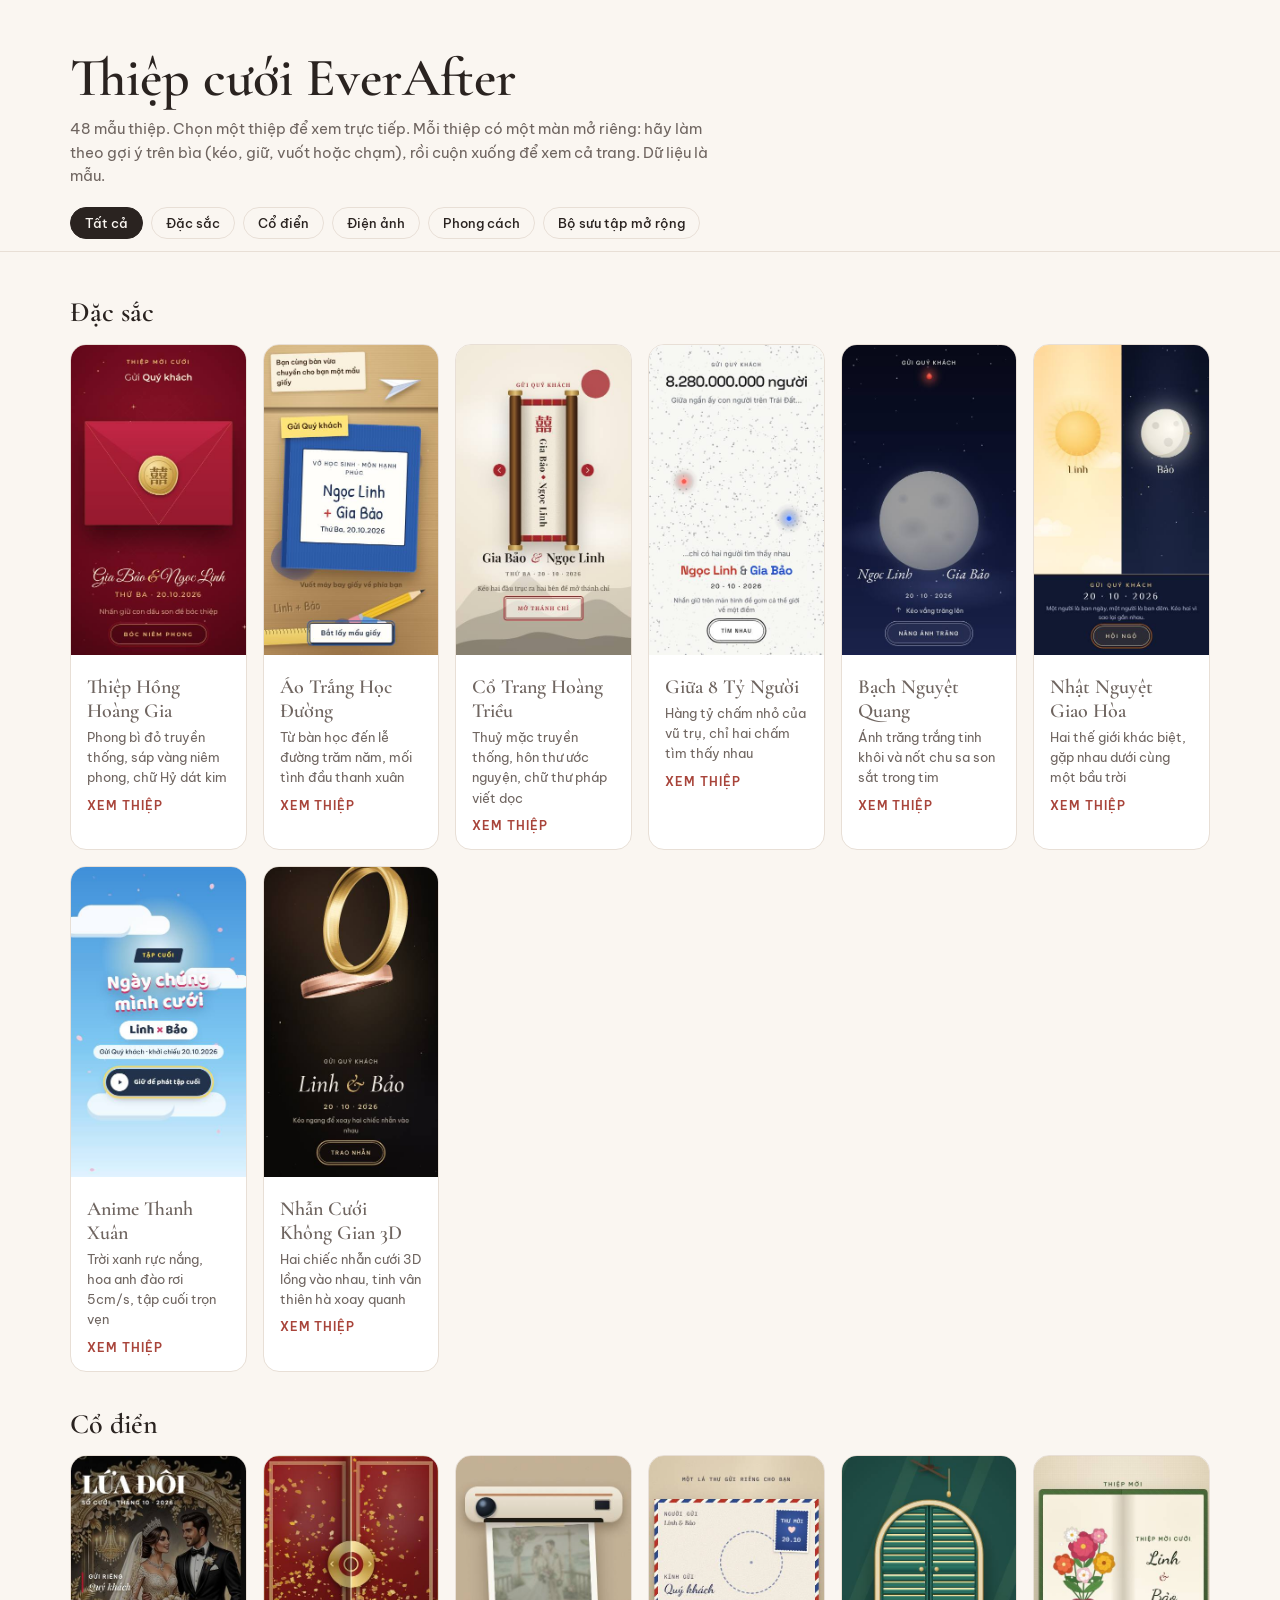
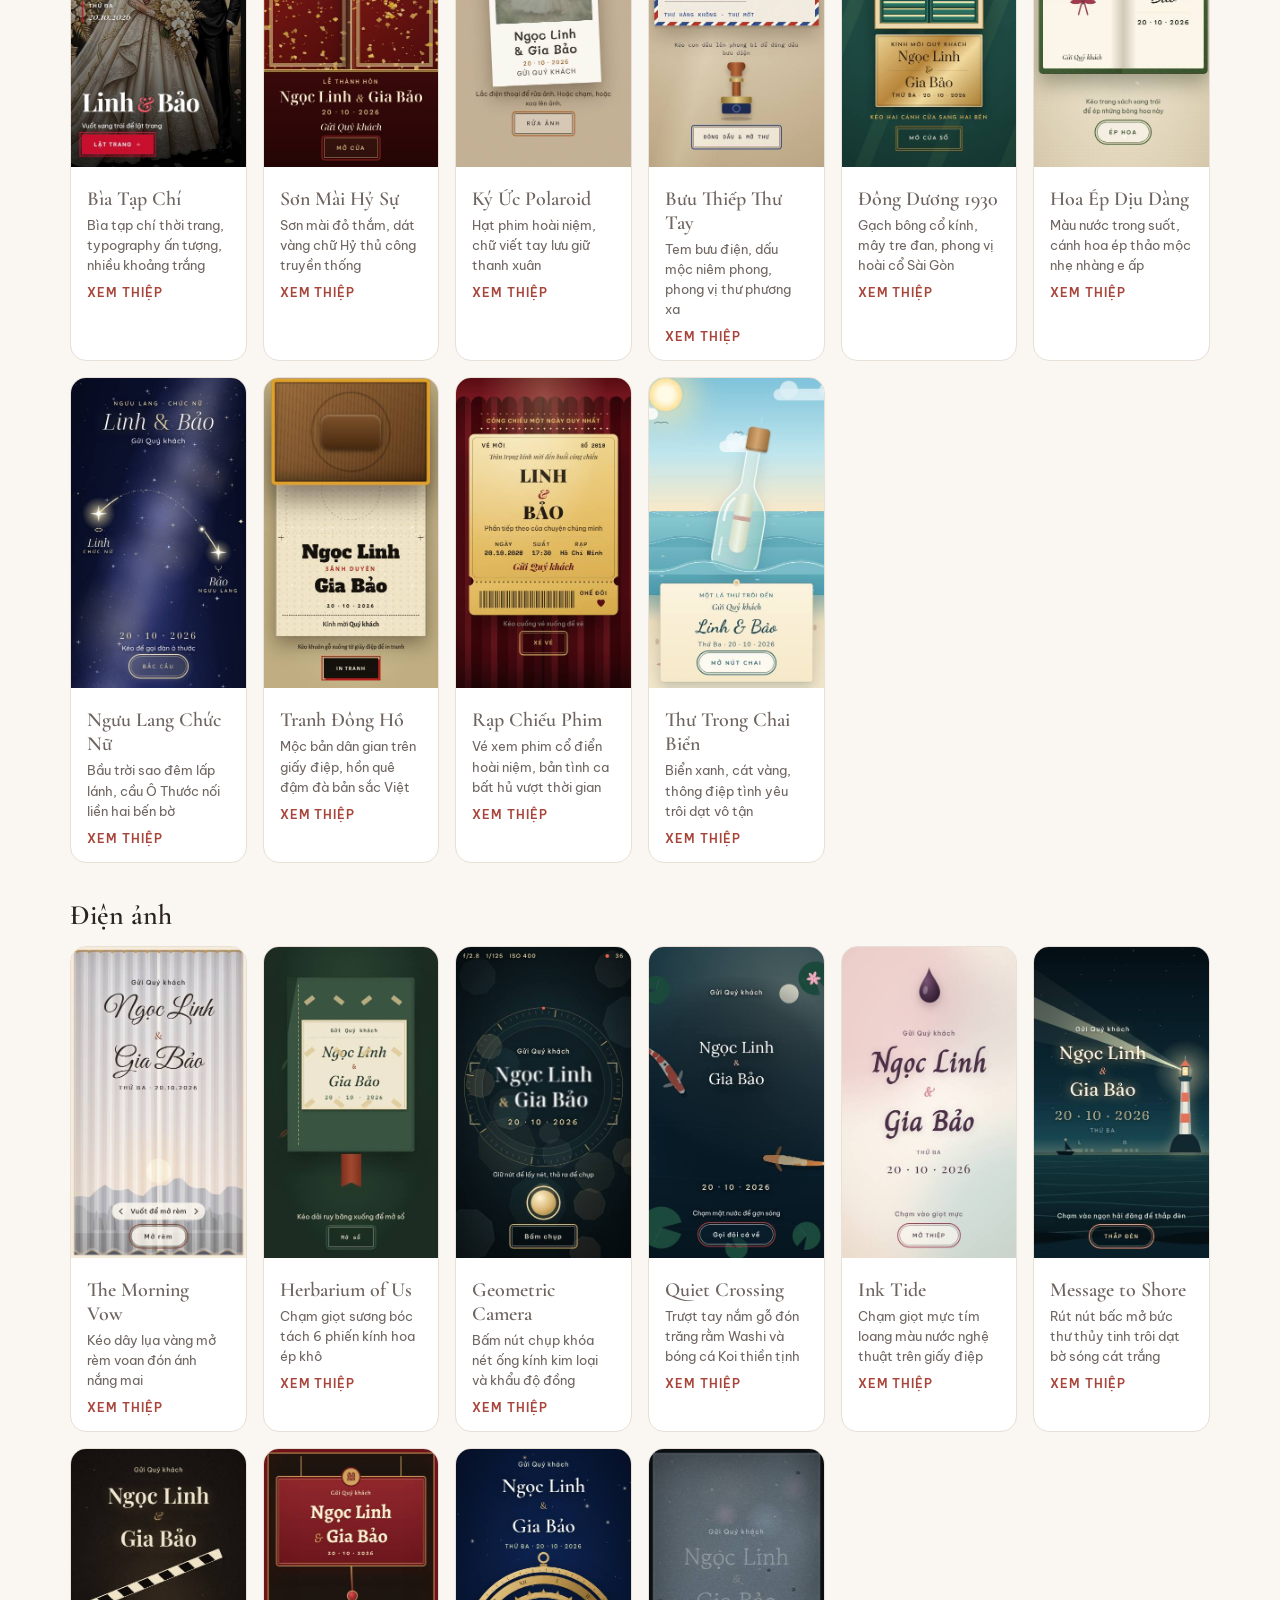
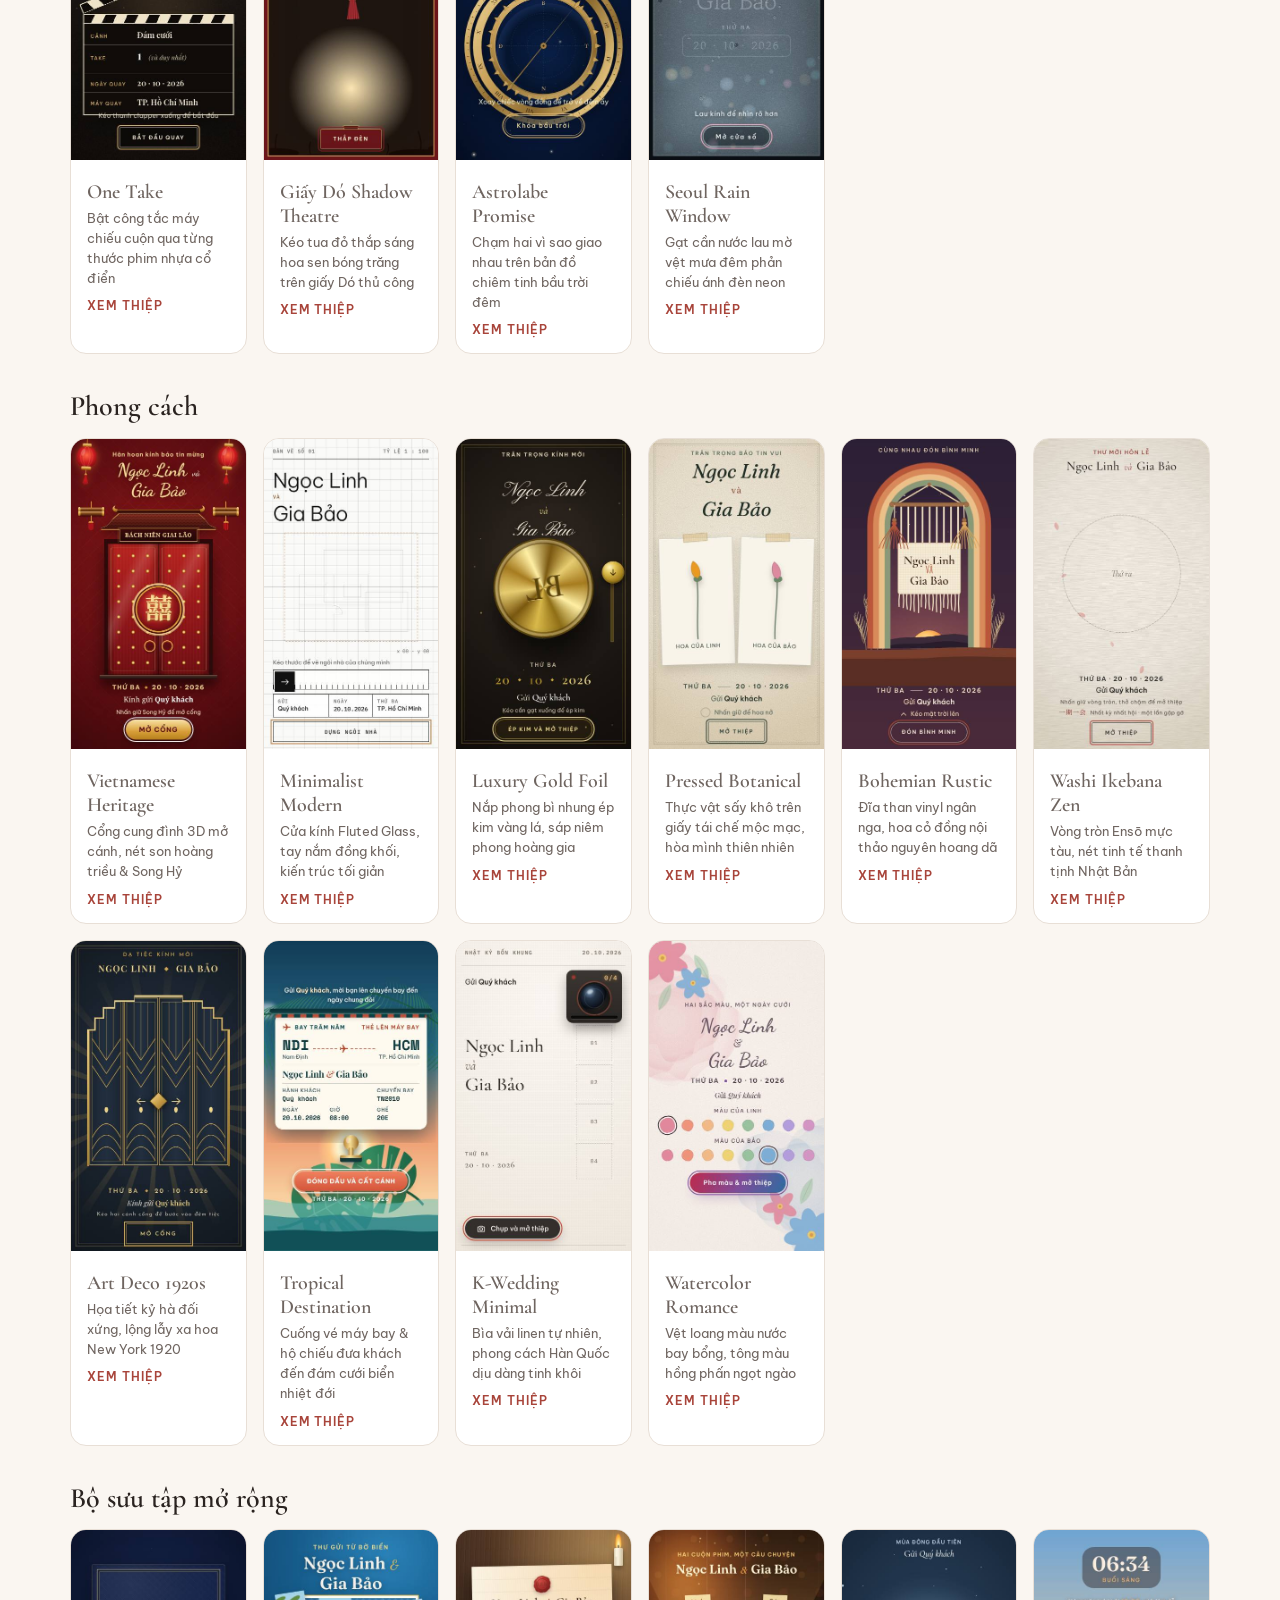
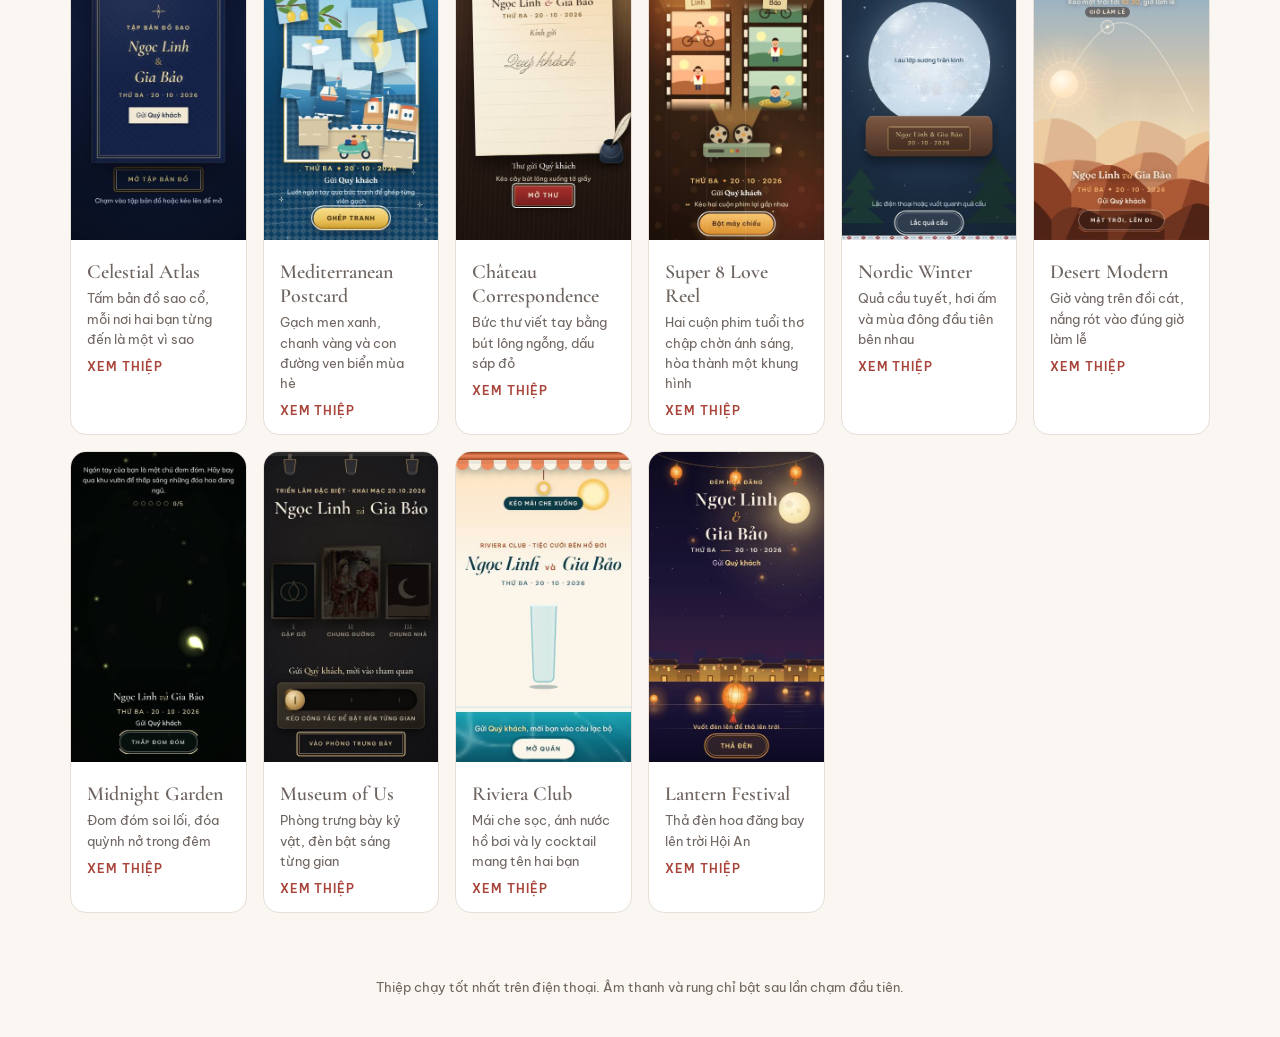
<file: index.html>
<!doctype html>
<html lang="vi">
<head>
<meta charset="utf-8">
<meta name="viewport" content="width=device-width, initial-scale=1">
<title>EverAfter · Thiệp cưới</title>
<meta name="description" content="48 mẫu thiệp cưới tương tác của EverAfter. Chọn một thiệp để xem trực tiếp.">
<link rel="preconnect" href="https://fonts.googleapis.com">
<link rel="preconnect" href="https://fonts.gstatic.com" crossorigin>
<link rel="stylesheet" href="https://fonts.googleapis.com/css2?family=Be+Vietnam+Pro:wght@400;500;600&family=Cormorant+Garamond:ital,wght@0,500;0,600;1,500&display=swap">
<style>
  :root {
    --bg: #faf6f1; --card: #ffffff; --ink: #2a2320; --muted: #6f6560; --line: #e8dfd6; --accent: #a8443a;
    --serif: 'Cormorant Garamond', Georgia, serif; --sans: 'Be Vietnam Pro', system-ui, sans-serif;
  }
  @media (prefers-color-scheme: dark) {
    :root { --bg: #16121a; --card: #211c26; --ink: #f2ecf3; --muted: #b5aab8; --line: #352e3c; --accent: #e8a86a; }
  }
  * { box-sizing: border-box; }
  body { margin: 0; background: var(--bg); color: var(--ink); font: 400 15px/1.55 var(--sans); }
  header { max-width: 1180px; margin: 0 auto; padding: 48px 20px 8px; }
  h1 { font: 600 clamp(34px, 6vw, 54px)/1.1 var(--serif); margin: 0 0 10px; }
  header p { color: var(--muted); max-width: 640px; margin: 0; }
  nav { position: sticky; top: 0; z-index: 5; background: color-mix(in srgb, var(--bg) 92%, transparent); backdrop-filter: blur(8px); border-bottom: 1px solid var(--line); }
  nav .in { max-width: 1180px; margin: 0 auto; padding: 12px 20px; display: flex; gap: 8px; overflow-x: auto; scrollbar-width: none; }
  nav button { flex: none; font: 500 13px var(--sans); color: var(--ink); background: transparent; border: 1px solid var(--line); border-radius: 999px; padding: 7px 14px; cursor: pointer; }
  nav button[aria-pressed="true"] { background: var(--ink); color: var(--bg); border-color: var(--ink); }
  main { max-width: 1180px; margin: 0 auto; padding: 8px 20px 64px; }
  h2 { font: 600 28px/1.2 var(--serif); margin: 36px 0 14px; }
  .grid { display: grid; grid-template-columns: repeat(auto-fill, minmax(170px, 1fr)); gap: 16px; }
  .tile { display: flex; flex-direction: column; background: var(--card); border: 1px solid var(--line); border-radius: 16px; overflow: hidden; cursor: pointer; text-align: left; padding: 0; font: inherit; color: inherit; transition: transform .2s, box-shadow .2s; }
  .tile:hover { transform: translateY(-3px); box-shadow: 0 12px 30px rgb(0 0 0 / .08); }
  .tile:focus-visible { outline: 2px solid var(--accent); outline-offset: 3px; }
  .thumb { display: block; aspect-ratio: 390 / 693; background: var(--line); overflow: hidden; }
  .thumb img { width: 100%; height: 100%; object-fit: cover; display: block; transition: transform .4s; }
  .tile:hover .thumb img { transform: scale(1.03); }
  .sw { display: flex; height: 6px; }
  .sw i { flex: 1; }
  .tile .body { padding: 14px 16px 16px; display: grid; gap: 4px; }
  .tile b { font: 600 20px/1.2 var(--serif); }
  .tile span { color: var(--muted); font-size: 13px; }
  .tile em { font-style: normal; color: var(--accent); font: 600 12px var(--sans); letter-spacing: .08em; text-transform: uppercase; margin-top: 6px; }
  dialog { border: 0; padding: 0; background: transparent; max-width: none; max-height: none; width: 100vw; height: 100dvh; }
  dialog::backdrop { background: rgb(10 8 12 / .82); }
  .viewer { height: 100%; display: flex; flex-direction: column; align-items: center; gap: 12px; padding: 14px 16px; }
  .bar { width: min(430px, 100%); display: flex; align-items: center; gap: 8px; color: #fff; }
  .bar b { flex: 1; font: 600 20px var(--serif); white-space: nowrap; overflow: hidden; text-overflow: ellipsis; }
  .bar a, .bar button { font: 500 13px var(--sans); color: #fff; background: rgb(255 255 255 / .12); border: 1px solid rgb(255 255 255 / .25); border-radius: 999px; padding: 7px 12px; cursor: pointer; text-decoration: none; }
  .phone { flex: 1; width: min(430px, 100%); border-radius: 26px; overflow: hidden; background: #000; border: 1px solid rgb(255 255 255 / .2); }
  .phone iframe { width: 100%; height: 100%; border: 0; display: block; }
  footer { text-align: center; color: var(--muted); font-size: 13px; padding: 0 20px 40px; }
  @media (max-width: 560px) { .grid { grid-template-columns: repeat(2, 1fr); gap: 10px; } .tile .body { padding: 10px 12px 12px; } .tile b { font-size: 17px; } .phone { border-radius: 14px; } .viewer { padding: 8px; } }
</style>
</head>
<body>
<header>
  <h1>Thiệp cưới EverAfter</h1>
  <p id="lede">Chọn một thiệp để xem trực tiếp. Mỗi thiệp có một màn mở riêng: hãy làm theo gợi ý trên bìa (kéo, giữ, vuốt hoặc chạm), rồi cuộn xuống để xem cả trang. Dữ liệu là mẫu.</p>
</header>
<nav aria-label="Lọc theo nhóm"><div class="in" id="filters"></div></nav>
<main id="list"></main>
<footer>Thiệp chạy tốt nhất trên điện thoại. Âm thanh và rung chỉ bật sau lần chạm đầu tiên.</footer>

<dialog id="dlg" aria-label="Xem thiệp">
  <div class="viewer">
    <div class="bar"><b id="dlgName"></b><button type="button" id="replay">Xem lại</button><a id="full" target="_blank" rel="noopener">Toàn màn hình</a><button type="button" id="close" aria-label="Đóng">Đóng</button></div>
    <div class="phone"><iframe id="frame" title="Thiệp cưới" allow="autoplay; fullscreen; accelerometer; gyroscope"></iframe></div>
  </div>
</dialog>

<script src="editor/core/styles.js"></script>
<script>
(() => {
  const ORDER = [
    ['8 Mẫu Mới', 'Đặc sắc'], ['10 Cổ Điển', 'Cổ điển'], ['10 Cinematic 3s', 'Điện ảnh'],
    ['10 Suite Hiện Đại', 'Phong cách'], ['Bộ sưu tập mở rộng', 'Bộ sưu tập mở rộng'],
  ];
  const cards = window.EA_STYLES || [];
  const esc = s => String(s ?? '').replace(/[&<>"']/g, c => ({ '&': '&amp;', '<': '&lt;', '>': '&gt;', '"': '&quot;', "'": '&#39;' }[c]));
  const url = id => `editor/invitation.html?style=${encodeURIComponent(id)}`;
  const list = document.getElementById('list'), filters = document.getElementById('filters');
  document.getElementById('lede').textContent = `${cards.length} mẫu thiệp. Chọn một thiệp để xem trực tiếp. Mỗi thiệp có một màn mở riêng: hãy làm theo gợi ý trên bìa (kéo, giữ, vuốt hoặc chạm), rồi cuộn xuống để xem cả trang. Dữ liệu là mẫu.`;
  list.innerHTML = ORDER.map(([key, label]) => {
    const g = cards.filter(c => c.groupLabel === key);
    if (!g.length) return '';
    return `<section data-group="${esc(label)}"><h2>${esc(label)}</h2><div class="grid">${g.map(c => `
      <button class="tile" type="button" data-id="${esc(c.id)}">
        <span class="thumb"><img src="assets/thumbs/${esc(c.id)}.jpg" alt="Bìa thiệp ${esc(c.name)}" loading="lazy" width="390" height="693"></span>
        <span class="sw" aria-hidden="true">${(c.swatches || []).map(s => `<i style="background:${esc(s)}"></i>`).join('')}</span>
        <span class="body"><b>${esc(c.name)}</b><span>${esc(c.mood)}</span><em>Xem thiệp</em></span>
      </button>`).join('')}</div></section>`;
  }).join('');
  const groups = ['Tất cả', ...ORDER.map(o => o[1]).filter(l => list.querySelector(`[data-group="${l}"]`))];
  filters.innerHTML = groups.map((g, i) => `<button type="button" aria-pressed="${i === 0}">${esc(g)}</button>`).join('');
  filters.addEventListener('click', e => {
    const b = e.target.closest('button'); if (!b) return;
    filters.querySelectorAll('button').forEach(x => x.setAttribute('aria-pressed', String(x === b)));
    list.querySelectorAll('section').forEach(s => { s.hidden = b.textContent !== 'Tất cả' && s.dataset.group !== b.textContent; });
  });

  const dlg = document.getElementById('dlg'), frame = document.getElementById('frame');
  let current = null;
  const open = id => {
    const c = cards.find(x => x.id === id); if (!c) return;
    current = id;
    document.getElementById('dlgName').textContent = c.name;
    document.getElementById('full').href = url(id);
    frame.src = `${url(id)}&t=${Date.now()}`;
    if (!dlg.open) dlg.showModal();
    try { history.replaceState(null, '', '#' + id); } catch {}
  };
  const close = () => { dlg.close(); };
  dlg.addEventListener('close', () => { frame.src = 'about:blank'; try { history.replaceState(null, '', location.pathname); } catch {} });
  list.addEventListener('click', e => { const t = e.target.closest('.tile'); if (t) open(t.dataset.id); });
  document.getElementById('close').addEventListener('click', close);
  document.getElementById('replay').addEventListener('click', () => {
    try { frame.contentWindow.sessionStorage.clear(); } catch {}
    open(current);
  });
  if (location.hash.length > 1) open(decodeURIComponent(location.hash.slice(1)));
})();
</script>
</body>
</html>
</file>
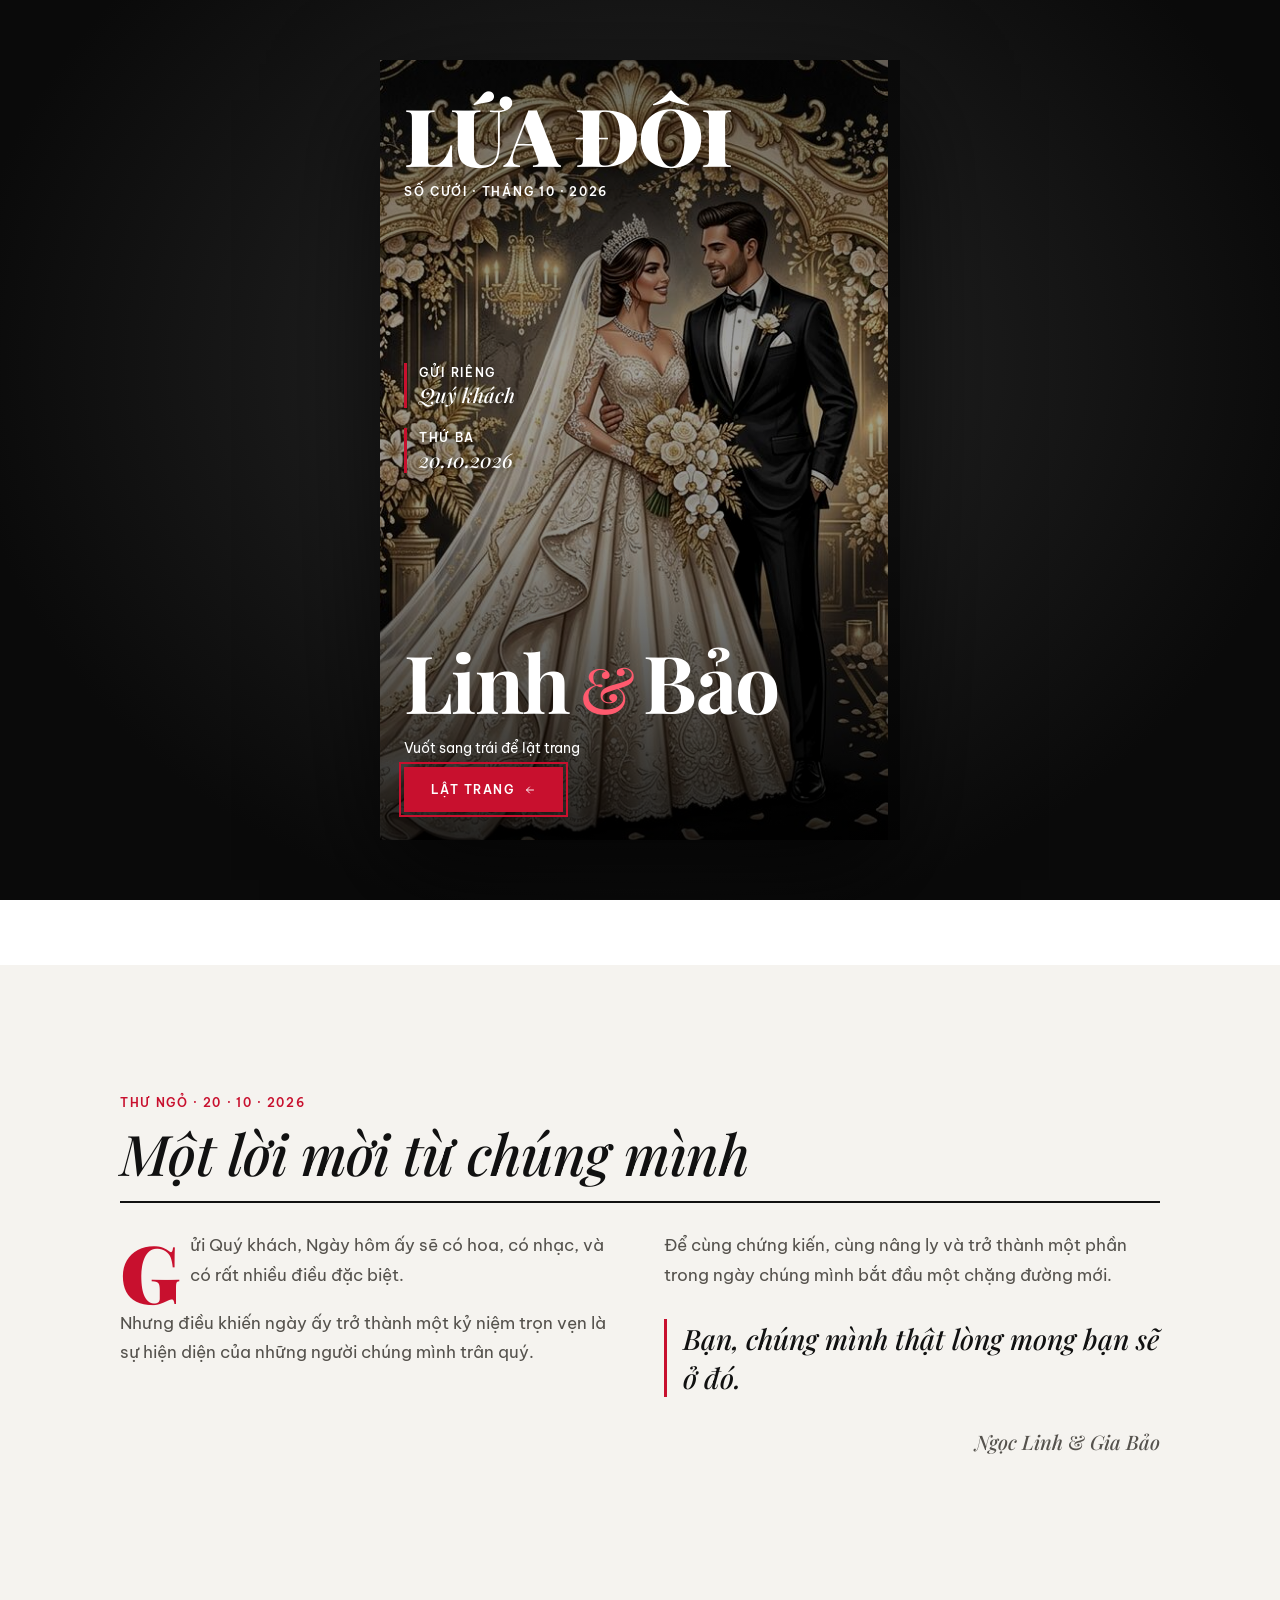
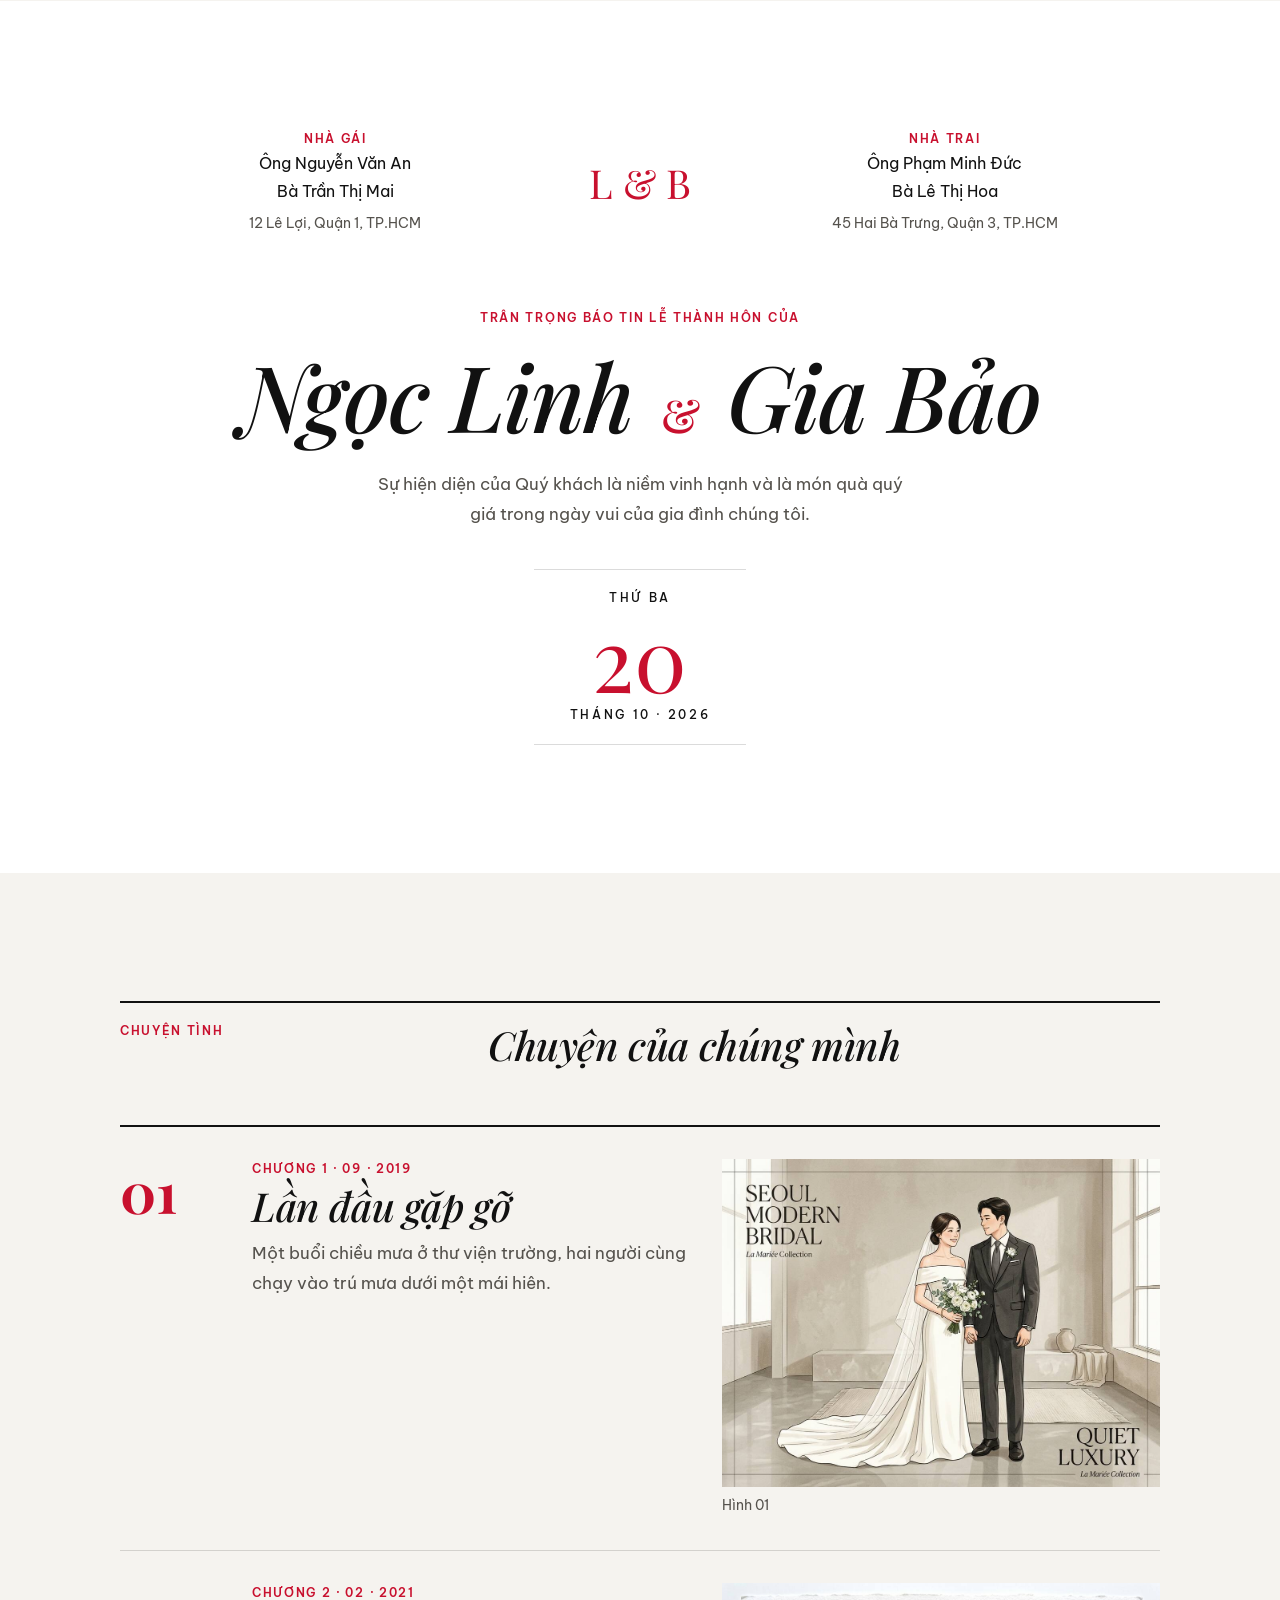
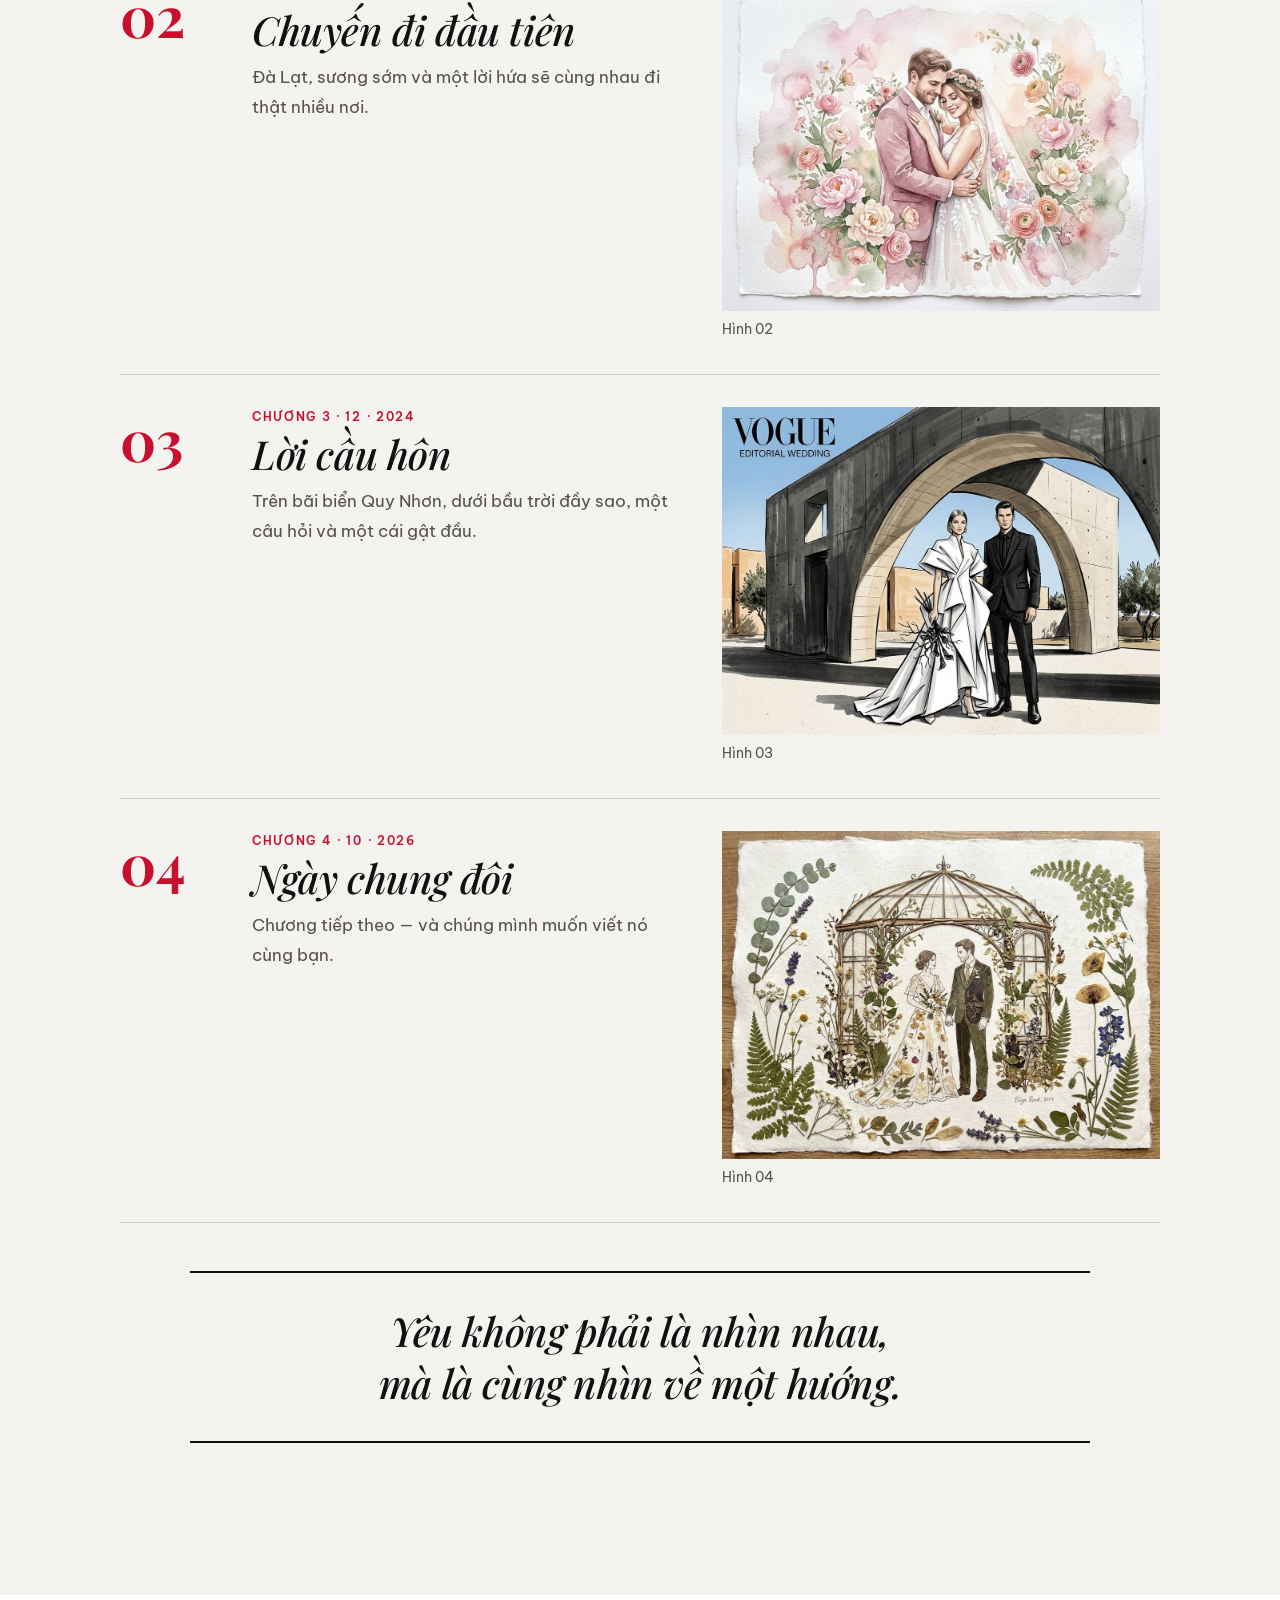
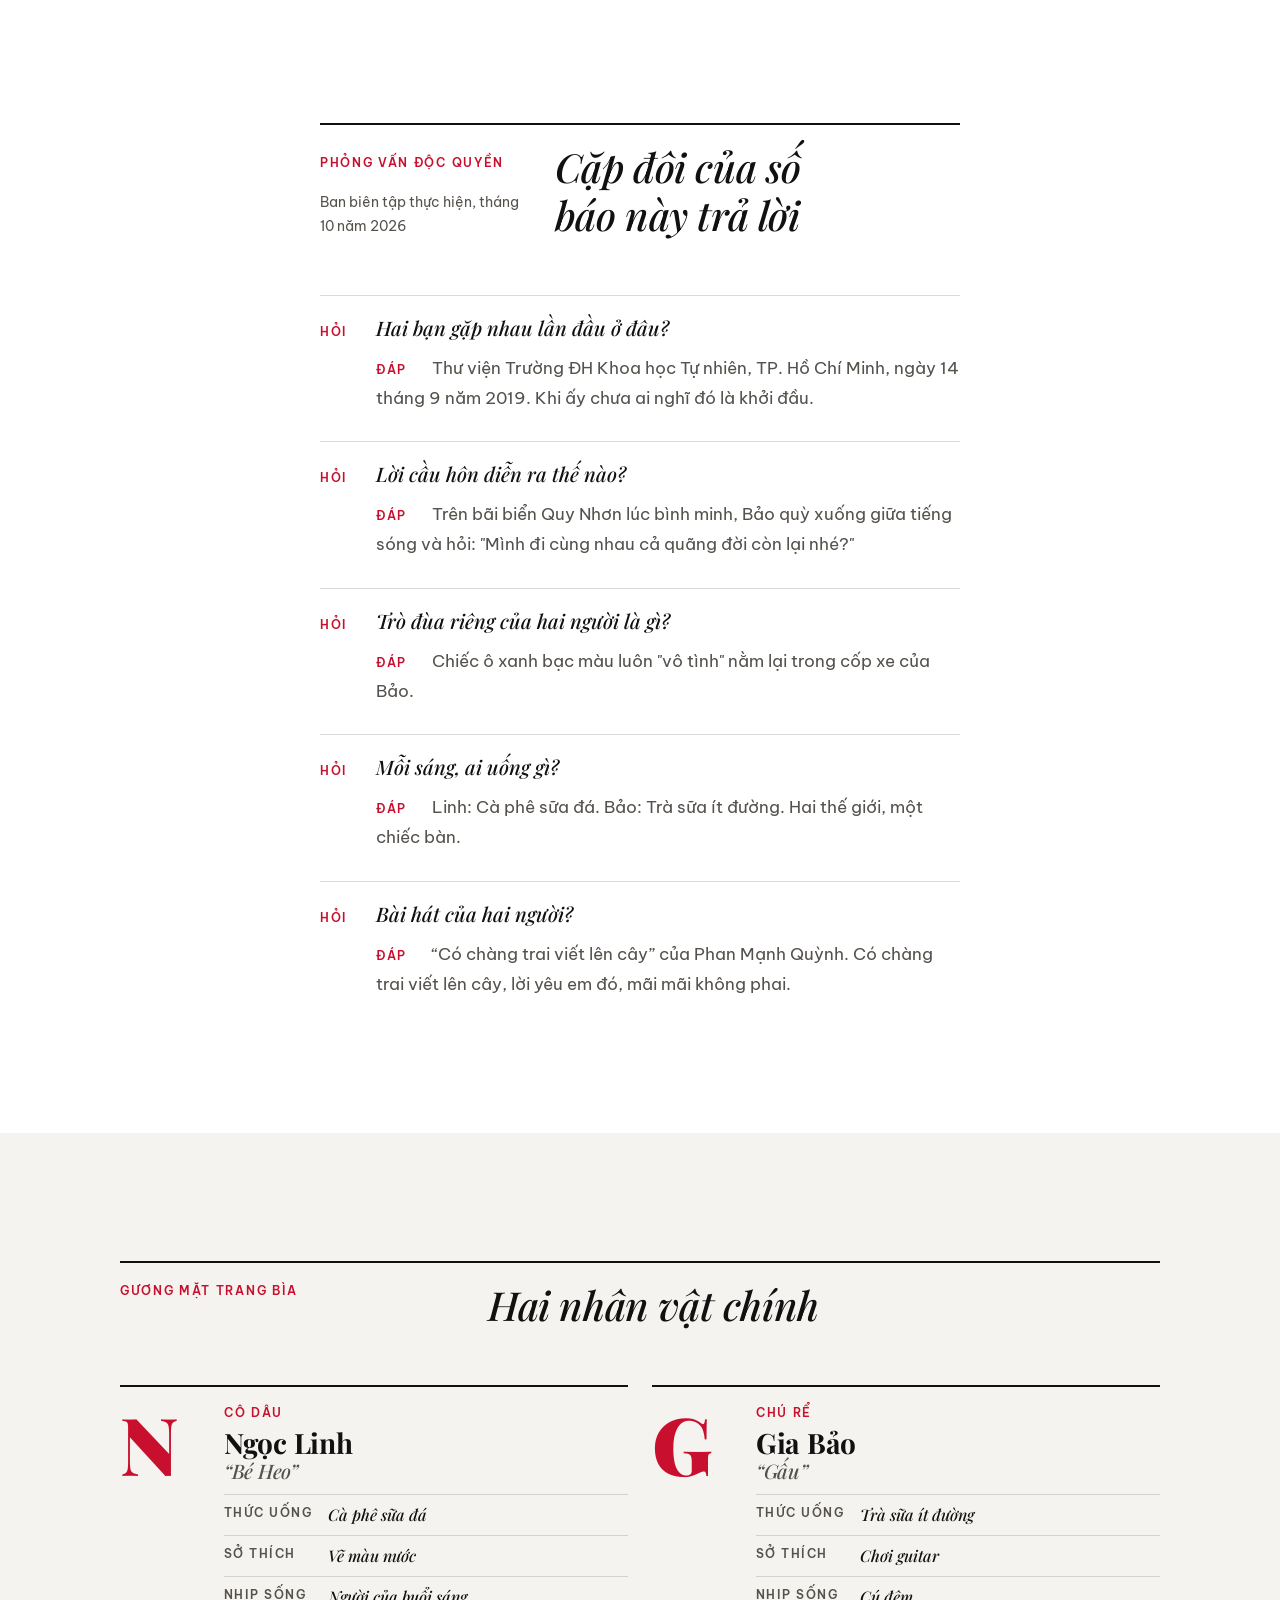
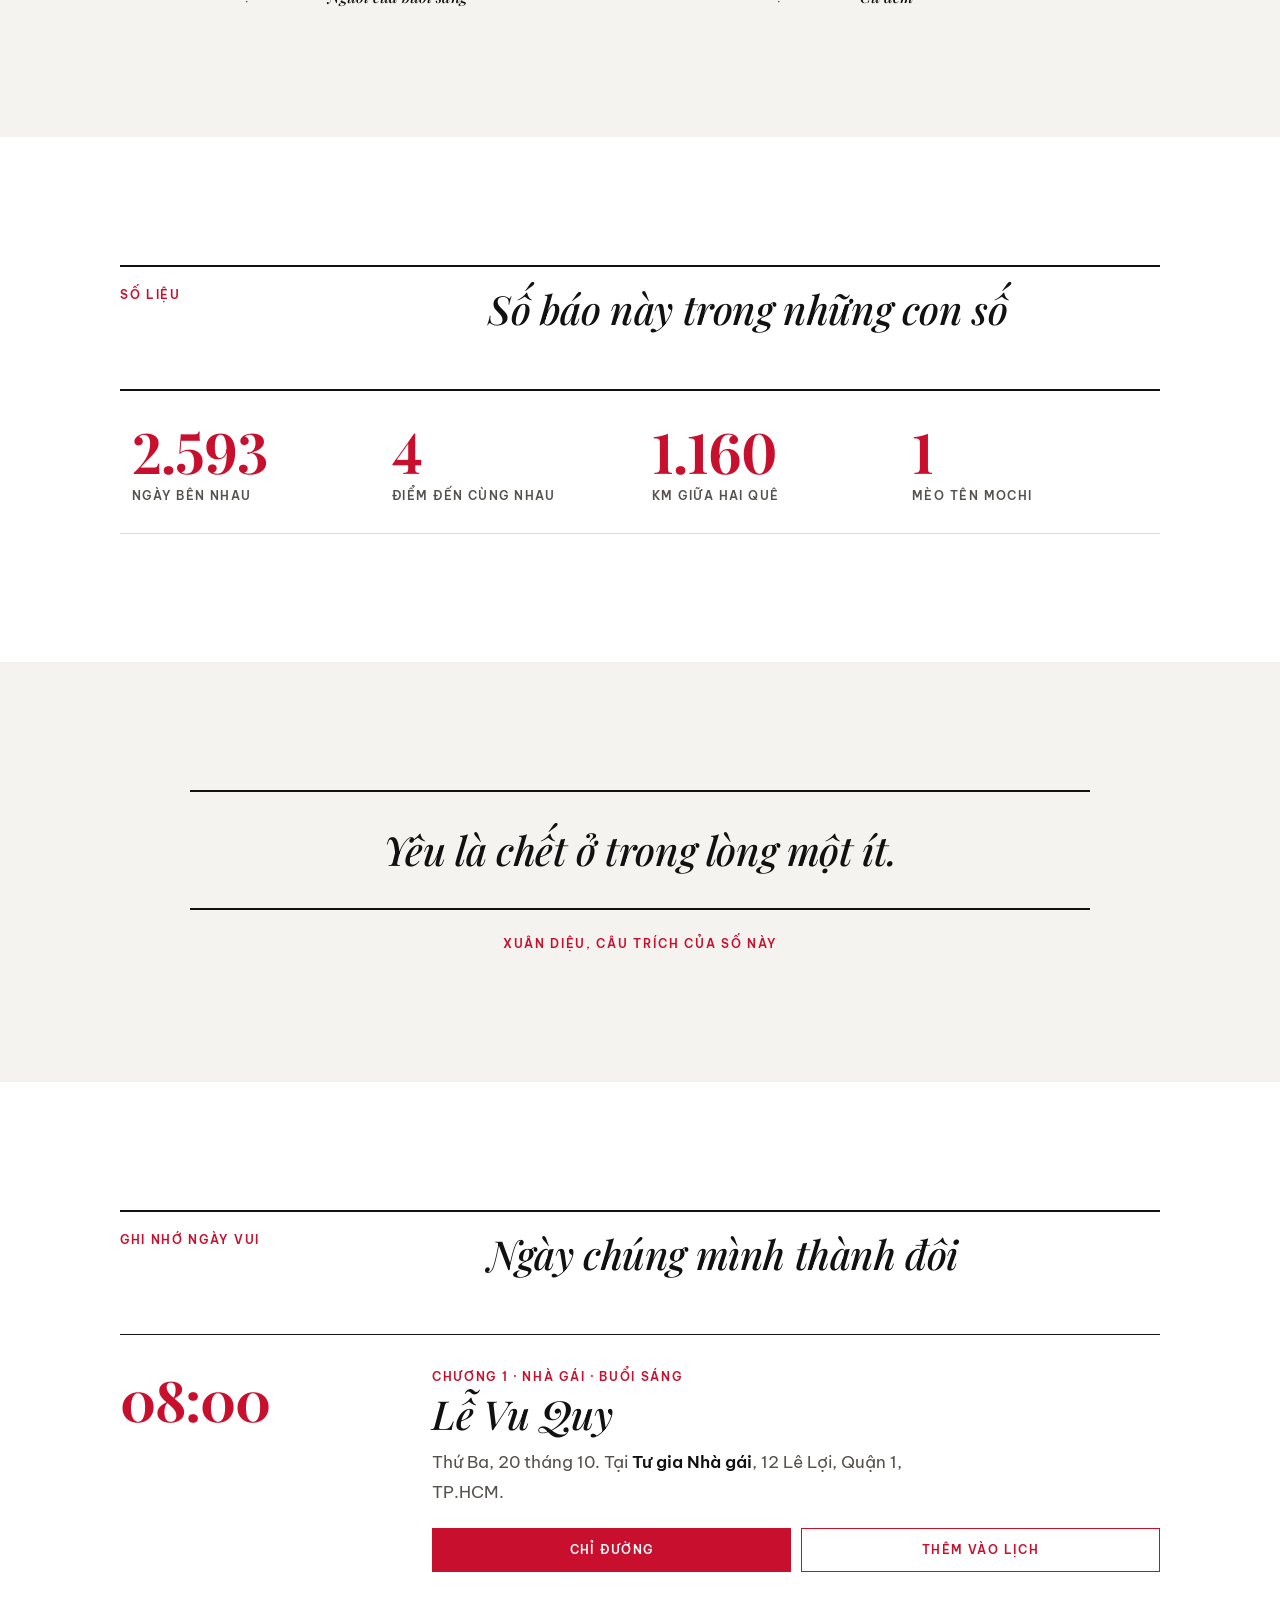
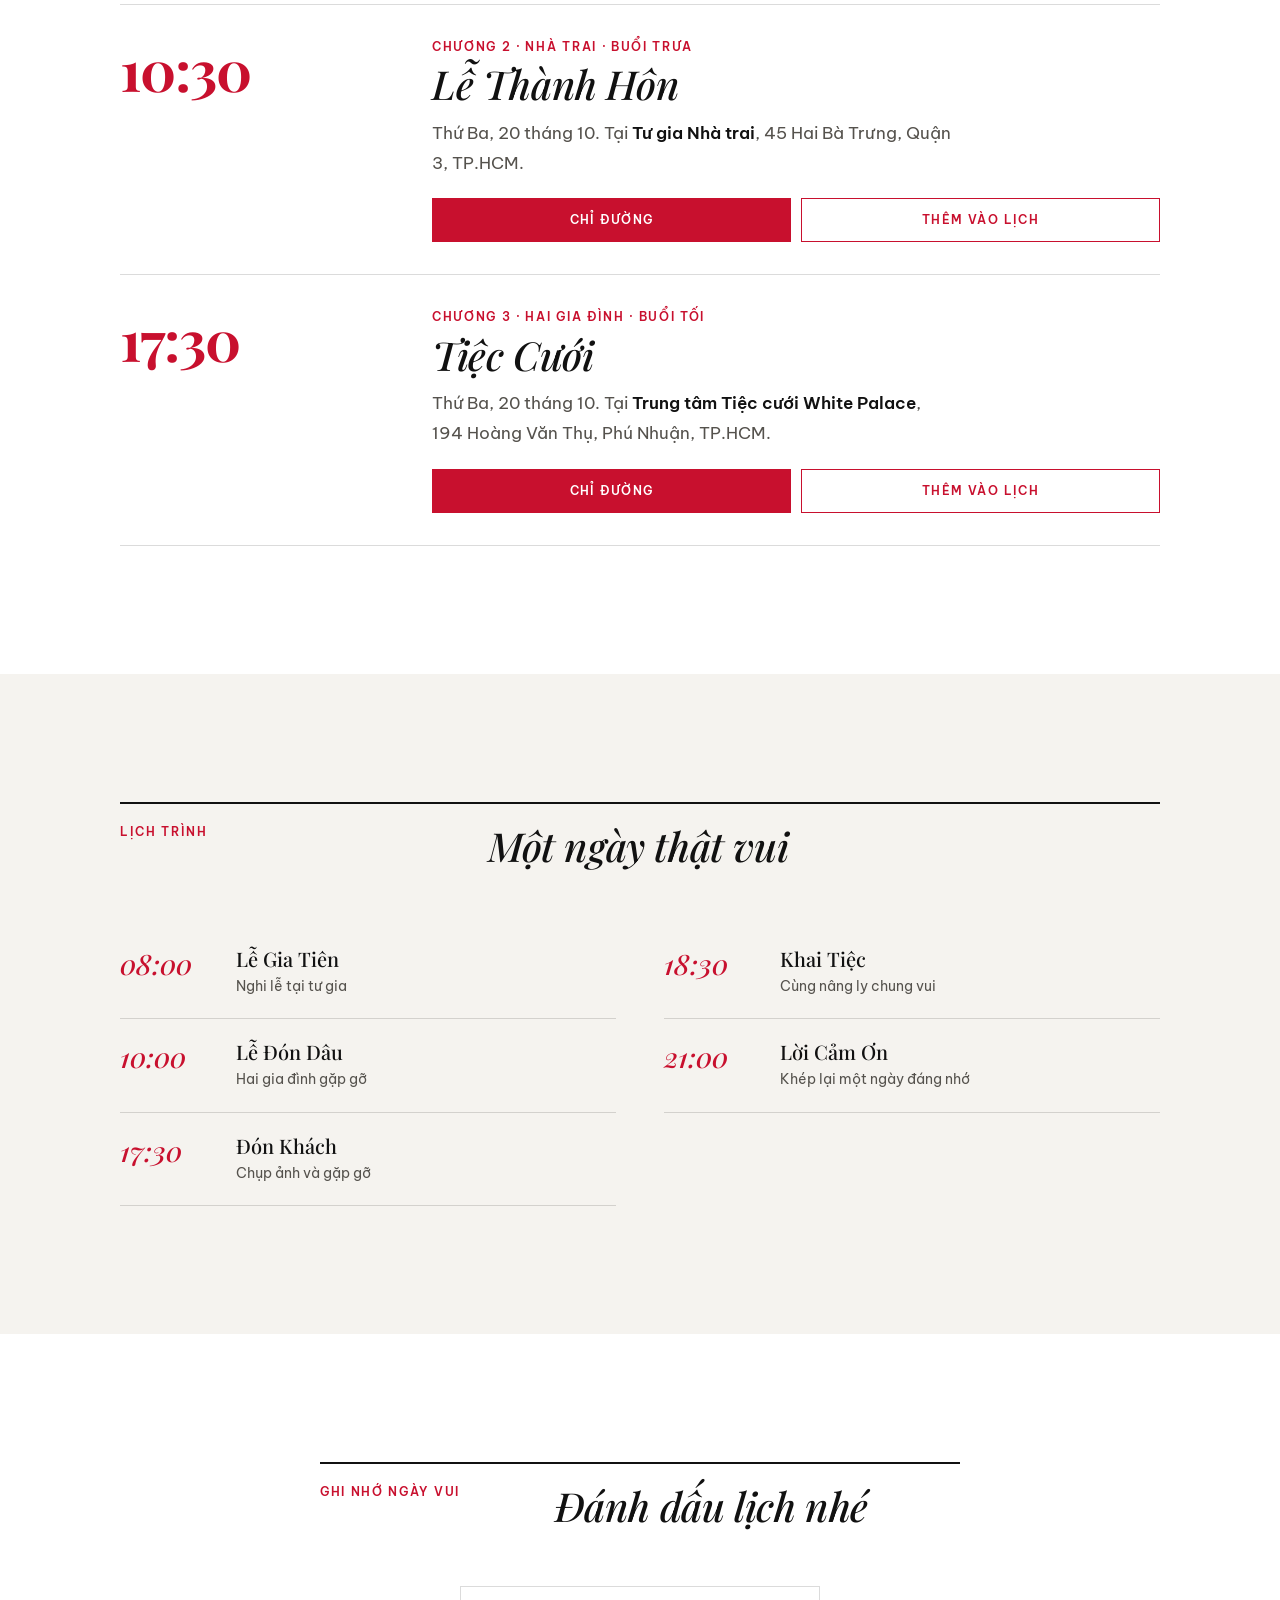
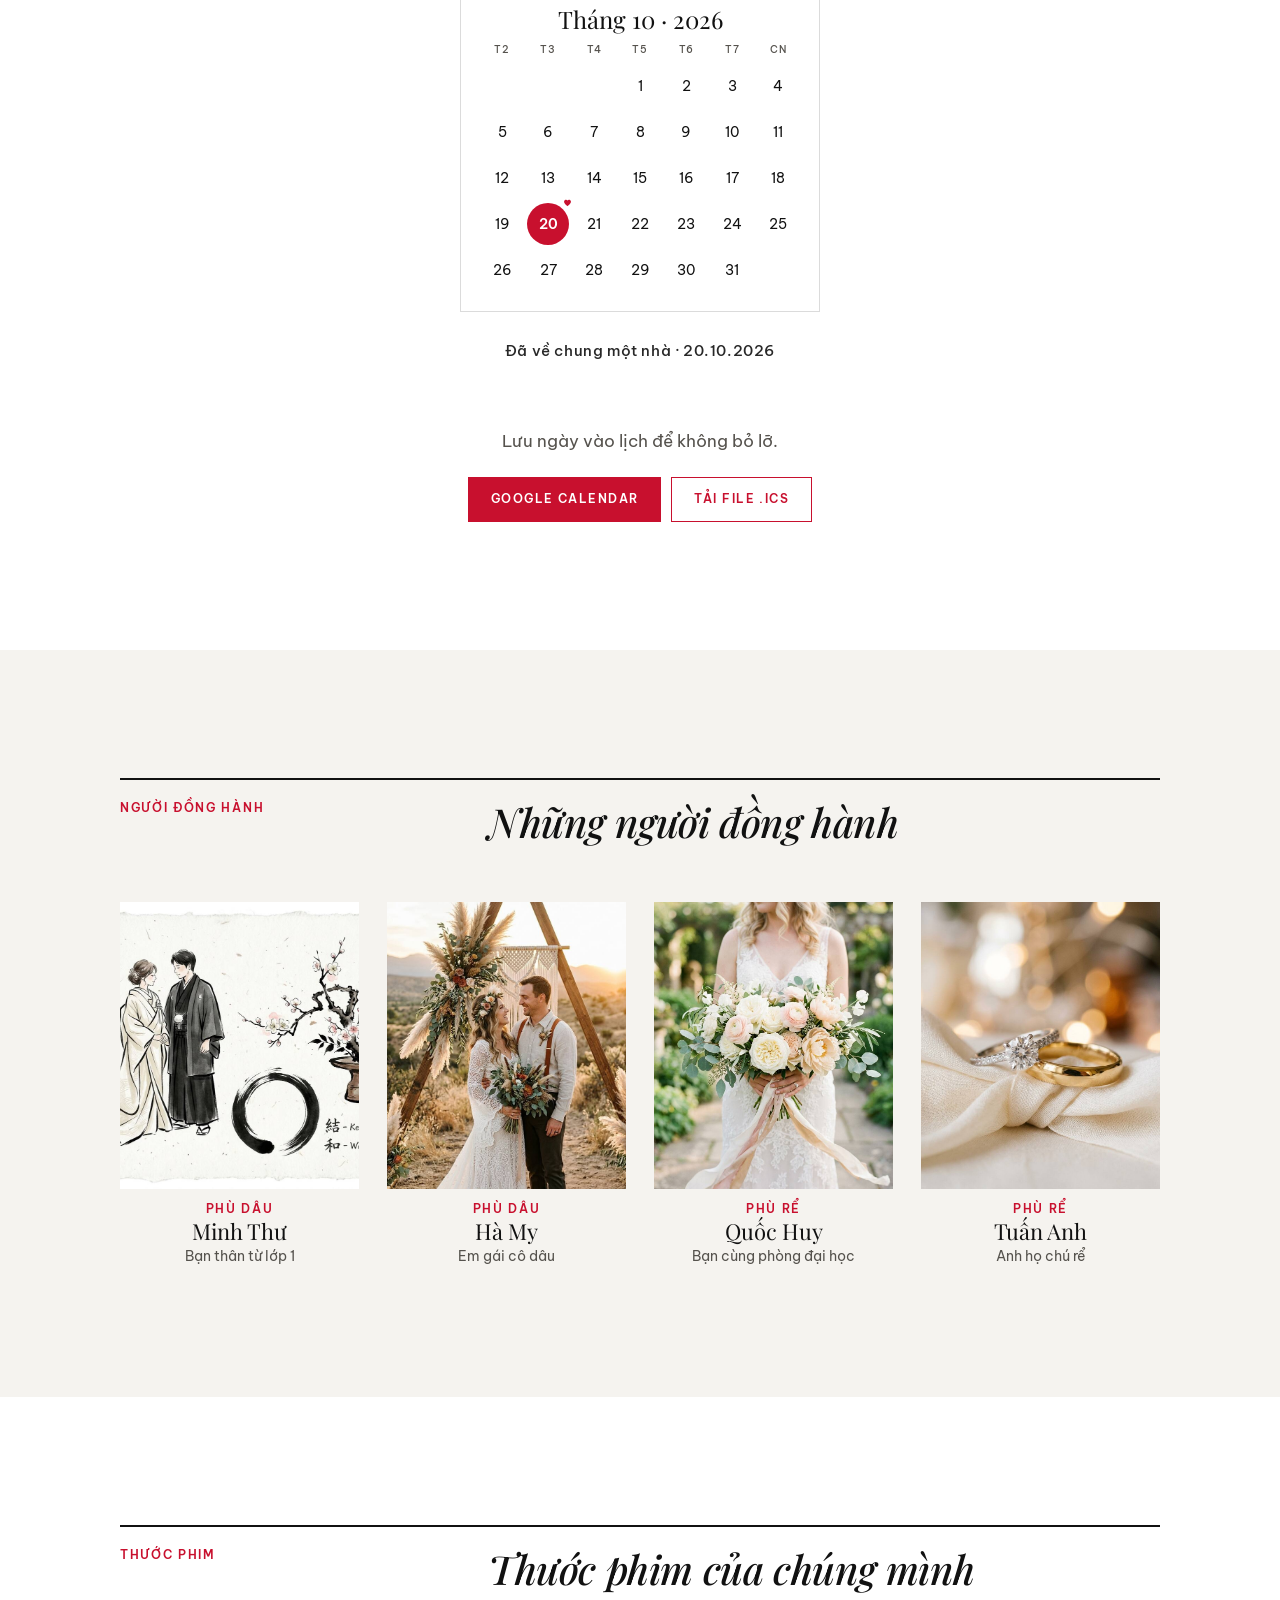
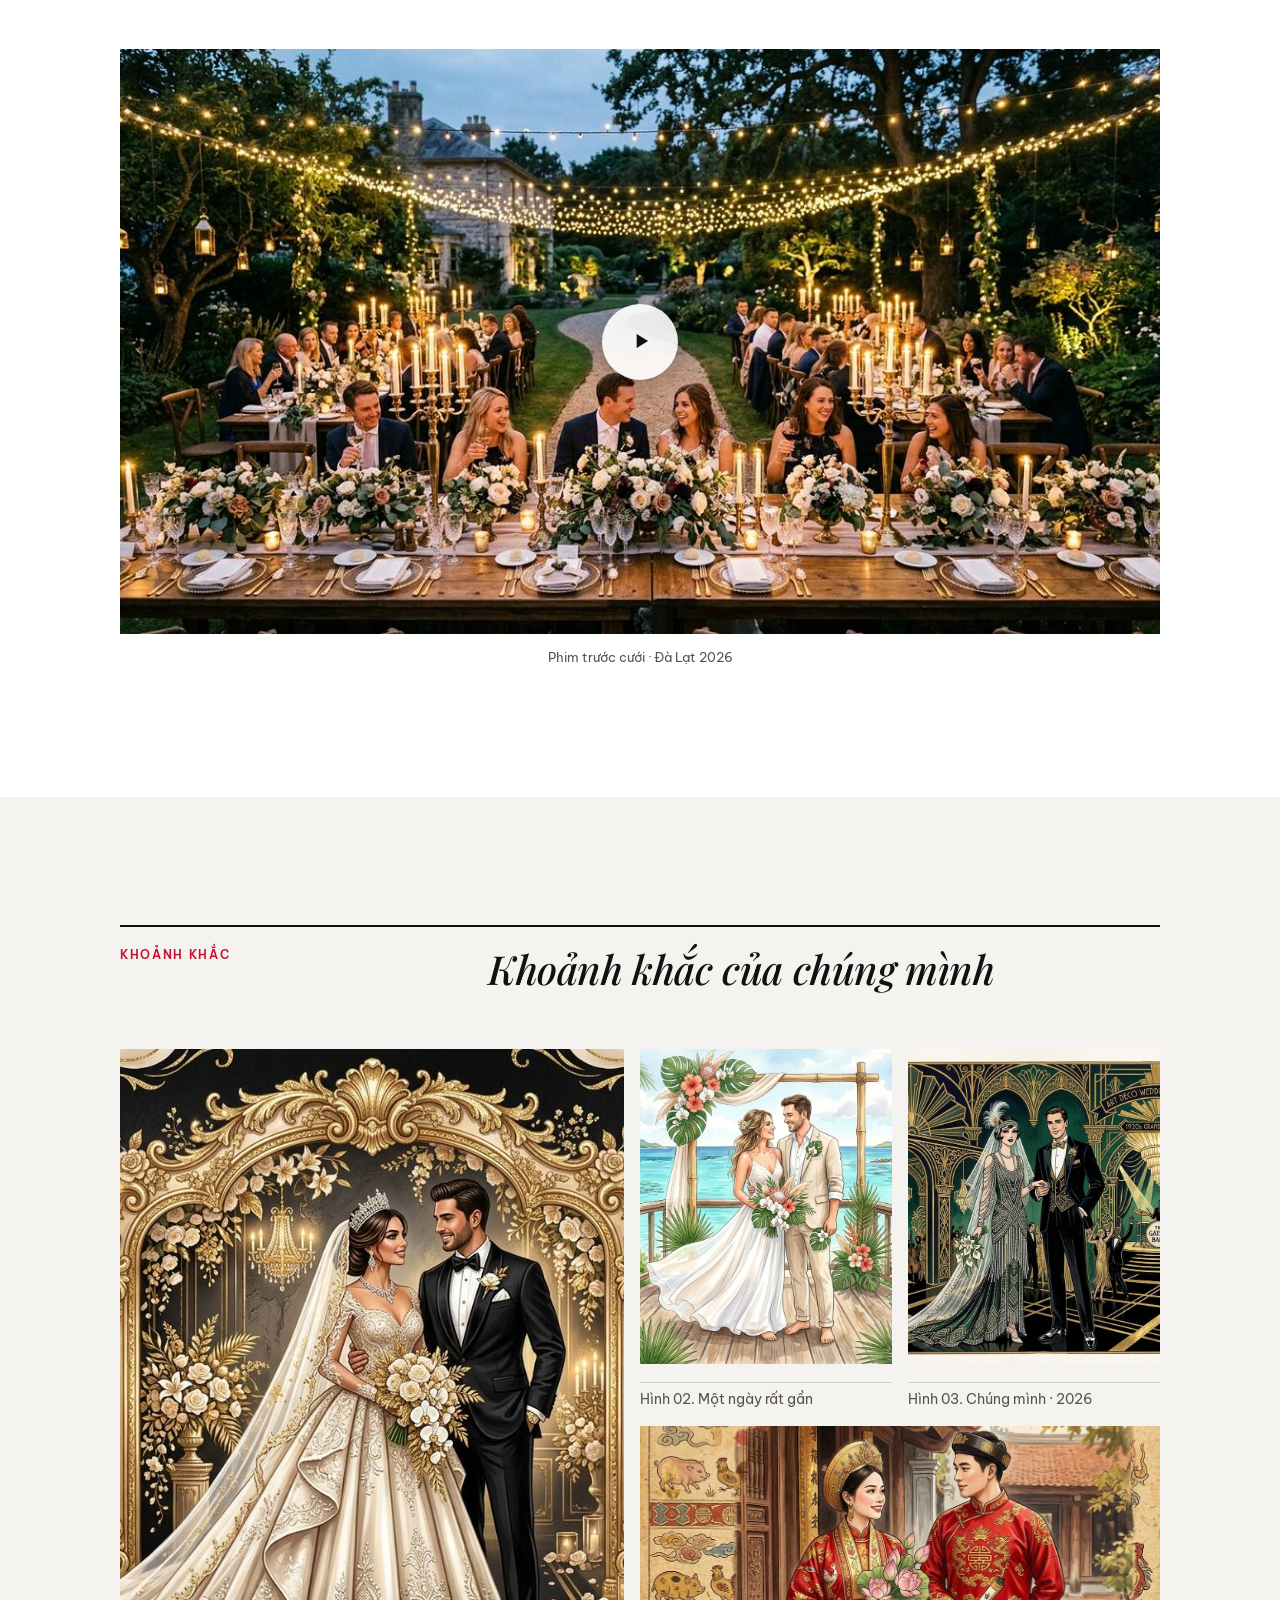
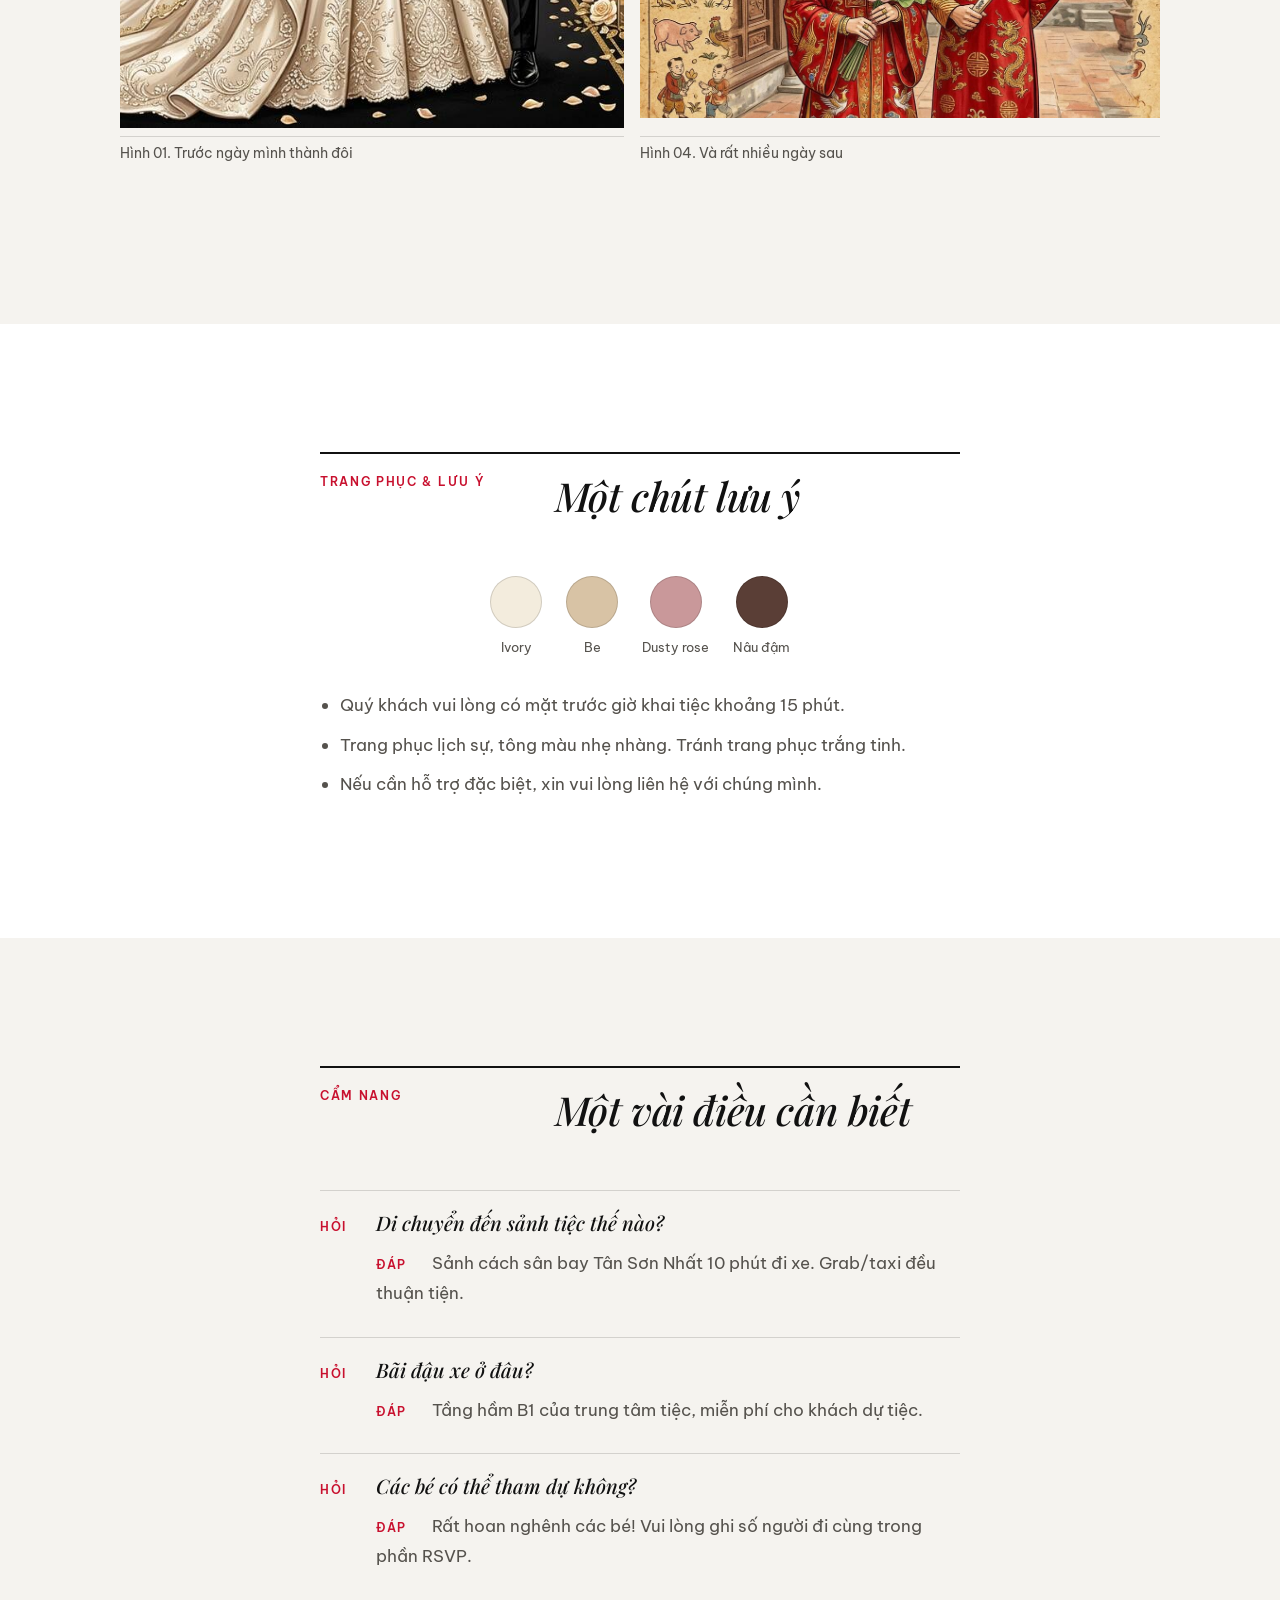
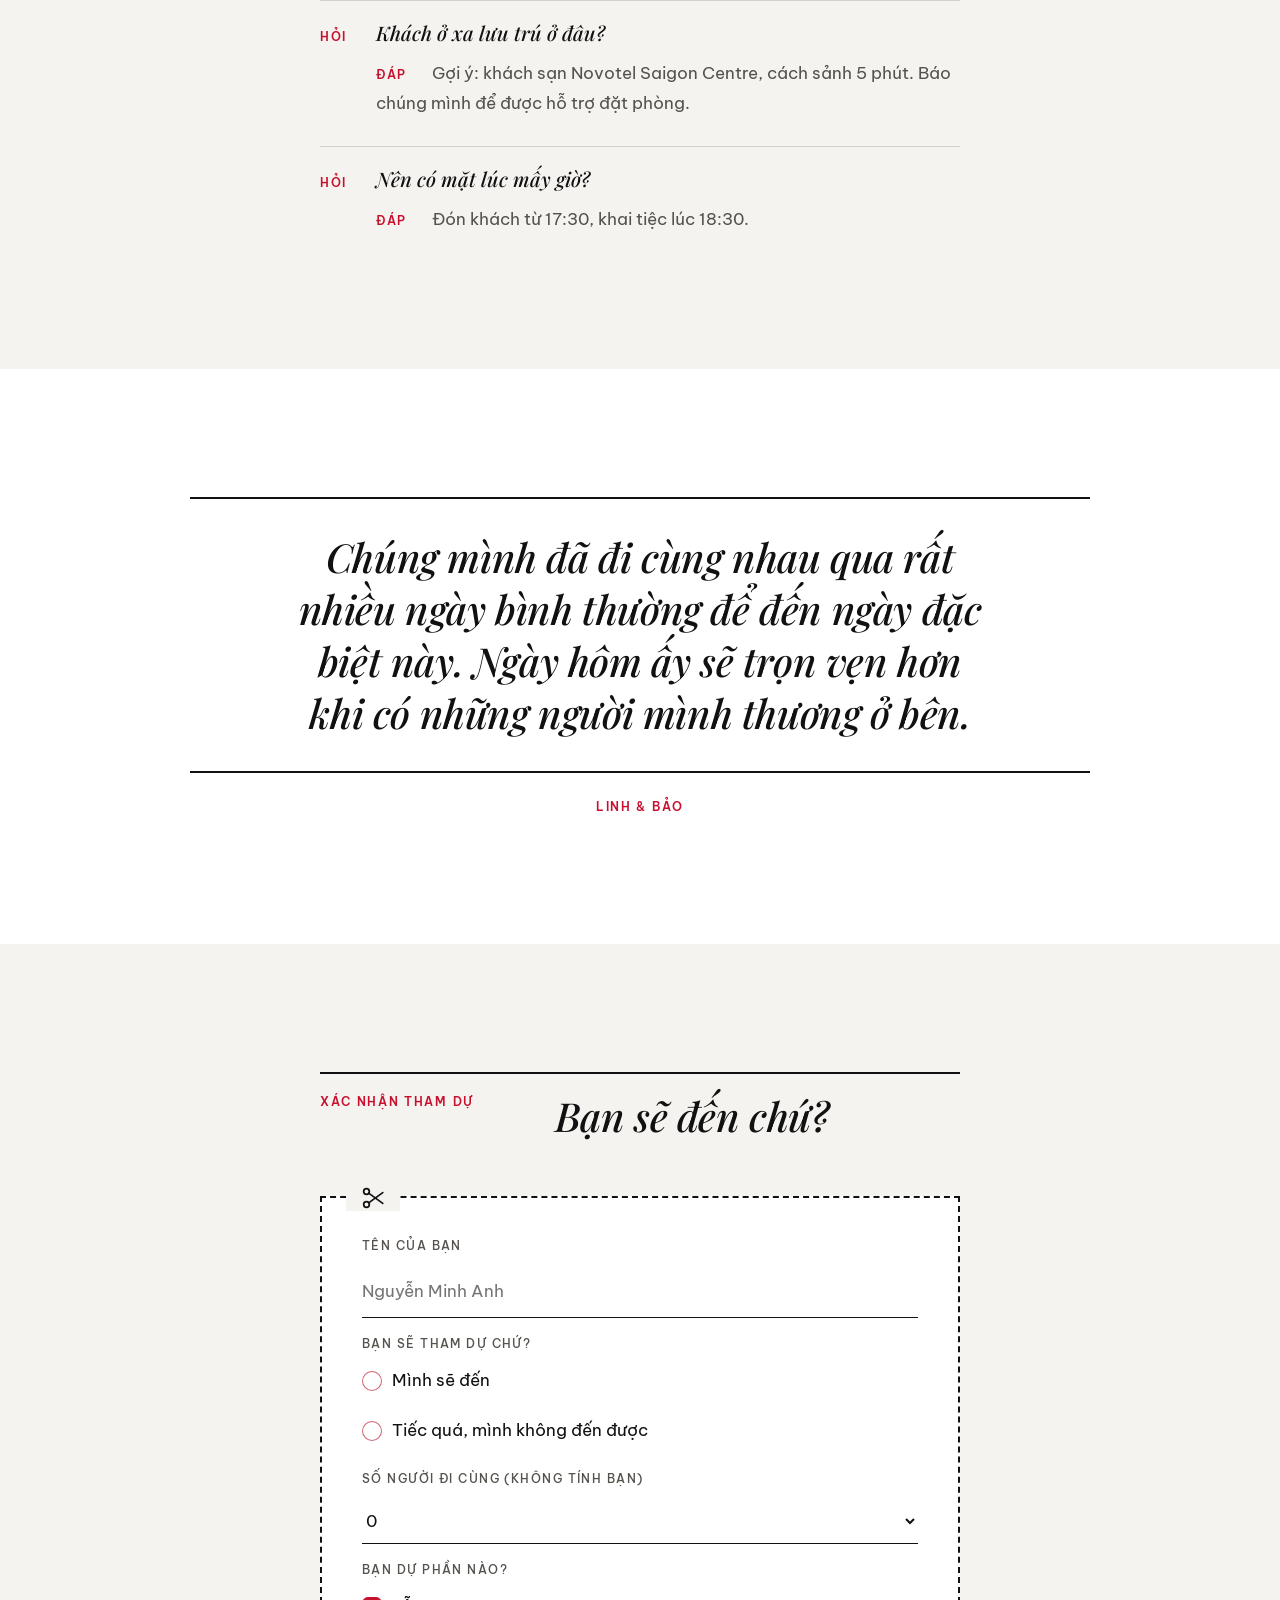
<file: editor/invitation.html>
<!doctype html>
<html lang="vi" id="top">
<head>
  <meta charset="utf-8">
  <meta name="viewport" content="width=device-width, initial-scale=1, viewport-fit=cover">
  <title>Thiệp mời cưới</title>
  <meta name="description" content="Thiệp mời lễ thành hôn">
  <meta property="og:type" content="website">
  <meta property="og:title" content="Thiệp mời cưới">
  <meta property="og:description" content="Trân trọng kính mời bạn đến chung vui cùng chúng mình.">
  <!-- og:image: add an absolute URL to a 1200x630 image when deploying -->
  <link rel="preconnect" href="https://fonts.googleapis.com">
  <link rel="preconnect" href="https://fonts.gstatic.com" crossorigin>
  <link rel="stylesheet" href="core/core.css">
  <link rel="stylesheet" href="core/motion.css">
</head>
<body>
  <div id="cover" class="cover" hidden></div>
  <main id="inv" class="inv"></main>

  <nav id="dock" class="dock" aria-label="Điều hướng nhanh" hidden>
    <div id="dock-nav" class="dock-nav"></div>
    <div class="dock-music">
      <button id="music-btn" class="music-btn" type="button" aria-pressed="false" aria-label="Bật nhạc">
        <span class="bars" aria-hidden="true"><i></i><i></i><i></i></span>
      </button>
      <input id="music-vol" class="music-vol" type="range" min="0" max="1" step="0.05" aria-label="Âm lượng">
    </div>
  </nav>

  <dialog id="lightbox" class="lightbox">
    <button class="close" type="button" aria-label="Đóng">×</button>
    <img alt="">
  </dialog>
  <script src="core/styles.js"></script>
  <script src="core/motion.js"></script>
  <script src="core/core.js"></script>
</body>
</html>
</file>
<file: editor/core/core.css>
/* everafter core layout. Styles override the variables below and add decoration. */
:root {
  --bg: #fbf8f3;
  --bg-alt: #f3ede4;
  --surface: #ffffff;
  --ink: #2b2522;
  --ink-soft: #6f655e;
  --accent: #9b5a5a;
  --on-accent: #ffffff;
  --line: rgba(43, 37, 34, .14);
  --f-display: Georgia, serif;
  --f-body: system-ui, sans-serif;
  --f-script: var(--f-display);
  --f-eyebrow: var(--f-body);
  --display-weight: 400;
  --display-style: normal;
  --display-case: none;
  --display-tracking: 0;
  --eyebrow-tracking: .22em;
  --radius: 14px;
  --btn-radius: 999px;
  --sec-pad: clamp(64px, 11vw, 128px);
  --gutter: clamp(16px, 5vw, 40px);
  color-scheme: light;
}

*, *::before, *::after { box-sizing: border-box; }
html { -webkit-text-size-adjust: 100%; scroll-behavior: smooth; }
html.locked { overflow: hidden; }
body {
  margin: 0;
  background: var(--bg);
  color: var(--ink);
  font: 400 clamp(15px, 1.1vw + 11px, 17px)/1.75 var(--f-body);
  opacity: 0;
  transition: opacity .4s;
  overflow-x: hidden; overflow-x: clip; /* clip: hides sideways overflow without making body its own scroller (keeps window.scrollY correct) */
}
body.ready { opacity: 1; }
img { max-width: 100%; display: block; }
h1, h2, h3, p { margin: 0; }
button { font: inherit; color: inherit; cursor: pointer; }
:focus-visible { outline: 2px solid var(--accent); outline-offset: 3px; }
.load-error { padding: 32px 20px; text-align: center; max-width: 560px; margin: 40px auto; font: 400 16px/1.6 system-ui, sans-serif; color: #2b2522; background: #fff; border: 1px solid #eadfd8; border-radius: 14px; }
.load-error code { background: #f3ede4; padding: 2px 6px; border-radius: 4px; }

/* ---------- cover ---------- */
.cover {
  position: fixed; inset: 0; z-index: 50;
  display: grid; place-items: center;
  overflow: hidden;
  background: var(--cover-bg, var(--bg));
  padding: max(24px, env(safe-area-inset-top)) var(--gutter) max(24px, env(safe-area-inset-bottom));
  transition: opacity .7s ease, visibility .7s;
}
.cover[hidden] { display: none; }
.cover.is-leaving { opacity: 0; visibility: hidden; pointer-events: none; }
.cover .open-btn {
  border: 1px solid currentColor; background: transparent;
  padding: 12px 26px; border-radius: var(--btn-radius);
  font: 500 12px/1 var(--f-body); letter-spacing: .24em; text-transform: uppercase;
}

/* ---------- sections ---------- */
/* color set per section so styles can flip palettes by overriding variables on a section */
.sec { padding: var(--sec-pad) var(--gutter); text-align: center; color: var(--ink); }
.sec:nth-child(even) { background: var(--bg-alt); }
.wrap { max-width: 1040px; margin: 0 auto; }
.wrap.narrow { max-width: 640px; }
.reveal { opacity: 0; transform: translateY(24px); transition: opacity .9s ease, transform .9s ease; }
.reveal.in { opacity: 1; transform: none; }

.eyebrow, .kicker, .label {
  font: 500 11px/1.6 var(--f-eyebrow);
  letter-spacing: var(--eyebrow-tracking); text-transform: uppercase;
  color: var(--accent);
}
.display, .title, .couple, h3 {
  font-family: var(--f-display); font-weight: var(--display-weight);
  font-style: var(--display-style); text-transform: var(--display-case);
  letter-spacing: var(--display-tracking); line-height: 1.12;
}
.display { font-size: clamp(40px, 8vw, 76px); margin: 12px 0 20px; }
.title { font-size: clamp(32px, 5.5vw, 54px); margin-top: 8px; }
.head { margin-bottom: clamp(32px, 5vw, 56px); }
.sub { color: var(--ink-soft); max-width: 520px; margin: 14px auto 0; }
.rule { width: 72px; height: 1px; background: var(--accent); margin: 0 auto 28px; }

.btn {
  display: inline-flex; align-items: center; justify-content: center; gap: 8px;
  min-height: 44px; padding: 10px 22px;
  border-radius: var(--btn-radius); border: 1px solid var(--accent);
  background: var(--accent); color: var(--on-accent);
  font: 500 12px/1.2 var(--f-body); letter-spacing: .16em; text-transform: uppercase;
  text-decoration: none; transition: filter .2s, background .2s;
}
.btn:hover { filter: brightness(1.08); }
.btn.ghost { background: transparent; color: var(--accent); }

/* letter */
.letter p:not(.kicker):not(.salute) { color: var(--ink-soft); margin-bottom: 18px; }
.letter .salute { font: italic 400 clamp(18px, 2vw, 22px)/1.4 var(--f-script); color: var(--accent); margin-top: 18px; }
.letter .highlight { font: 400 clamp(21px, 2.6vw, 28px)/1.4 var(--f-display); color: var(--ink) !important; margin: 28px 0 !important; }
.letter .sign { margin-top: 32px; color: var(--ink) !important; }
.letter .names { font: italic 400 clamp(22px, 3vw, 30px)/1.3 var(--f-script); color: var(--accent); }

/* announce */
.families { display: grid; grid-template-columns: 1fr auto 1fr; gap: clamp(12px, 3vw, 48px); align-items: center; margin-bottom: clamp(40px, 6vw, 72px); }
.fam p:not(.label) { font-size: .95em; }
.fam .addr { color: var(--ink-soft); font-size: .82em !important; margin-top: 6px; }
.announce .mono { font: 400 clamp(26px, 4vw, 40px)/1 var(--f-display); color: var(--accent); white-space: nowrap; }
.couple { font-size: clamp(44px, 9vw, 92px); margin: 16px 0 24px; display: flex; flex-direction: column; align-items: center; gap: .08em; }
.couple .amp { font-family: var(--f-script); font-size: .5em; color: var(--accent); }
.announce .note { color: var(--ink-soft); max-width: 540px; margin: 0 auto 40px; }
.datebox { display: inline-grid; justify-items: center; padding: 20px 36px; border-block: 1px solid var(--line); }
.datebox .dow, .datebox .my { font: 500 12px/1.4 var(--f-eyebrow); letter-spacing: .22em; text-transform: uppercase; }
.datebox .day { font: 400 clamp(56px, 9vw, 88px)/1 var(--f-display); color: var(--accent); margin: 6px 0; }

/* events */
.countdown { display: grid; grid-template-columns: repeat(4, 1fr); gap: 8px; max-width: 460px; margin: 0 auto clamp(40px, 6vw, 64px); }
.countdown div { display: grid; padding: 12px 4px; border: 1px solid var(--line); border-radius: var(--radius); background: var(--surface); }
.countdown .n { font: 400 clamp(26px, 5vw, 38px)/1.1 var(--f-display); font-variant-numeric: tabular-nums; }
.countdown .u { font: 500 10px/1.6 var(--f-eyebrow); letter-spacing: .2em; text-transform: uppercase; color: var(--ink-soft); }
.event-grid { display: grid; gap: 20px; }
.event {
  background: var(--surface); border: 1px solid var(--line); border-radius: var(--radius);
  padding: clamp(24px, 4vw, 40px); text-align: left;
}
.event .num { font: 400 40px/1 var(--f-display); color: var(--accent); opacity: .5; }
.event h3 { font-size: clamp(28px, 4vw, 38px); margin: 6px 0 18px; }
.event dl { display: grid; grid-template-columns: auto 1fr; gap: 8px 16px; margin: 0 0 24px; }
.event dt { font: 500 11px/1.9 var(--f-eyebrow); letter-spacing: .16em; text-transform: uppercase; color: var(--ink-soft); }
.event dd { margin: 0; }
.actions { display: flex; flex-wrap: wrap; gap: 10px; }
.actions .btn { flex: 1 1 140px; }

/* gallery */
.photos { display: grid; grid-template-columns: repeat(2, 1fr); gap: clamp(8px, 1.6vw, 18px); }
.photo { position: relative; padding: 0; border: 0; background: var(--bg-alt); border-radius: var(--radius); overflow: hidden; aspect-ratio: 4 / 5; }
.photo img { width: 100%; height: 100%; object-fit: cover; transition: transform .8s ease; }
.photo:hover img { transform: scale(1.04); }
.photo .cap {
  position: absolute; left: 0; right: 0; bottom: 0; padding: 28px 12px 12px;
  background: linear-gradient(transparent, rgba(0, 0, 0, .55)); color: #fff;
  font: italic 400 15px/1.3 var(--f-script); text-align: left;
}

/* itinerary */
.timeline { list-style: none; margin: 0; padding: 0; text-align: left; }
.timeline li { display: grid; grid-template-columns: 72px 1fr; gap: 20px; padding: 18px 0; border-bottom: 1px solid var(--line); }
.timeline time { font: 400 22px/1.3 var(--f-display); color: var(--accent); font-variant-numeric: tabular-nums; }
.timeline strong { display: block; font-weight: 500; }
.timeline span { color: var(--ink-soft); font-size: .92em; }

/* notes */
.swatches { list-style: none; padding: 0; margin: 0 0 32px; display: flex; flex-wrap: wrap; justify-content: center; gap: 16px 24px; }
.swatches li { display: grid; justify-items: center; gap: 8px; font-size: 13px; color: var(--ink-soft); }
.swatches .dot { width: 52px; height: 52px; border-radius: 50%; border: 1px solid var(--line); }
.notelist { text-align: left; color: var(--ink-soft); padding-left: 1.2em; margin: 0; }
.notelist li { margin-bottom: 10px; }

/* faq */
details { text-align: left; border-bottom: 1px solid var(--line); }
summary { list-style: none; cursor: pointer; padding: 18px 32px 18px 0; position: relative; font-weight: 500; min-height: 44px; }
summary::-webkit-details-marker { display: none; }
summary::after { content: '+'; position: absolute; right: 4px; top: 14px; font: 300 24px/1 var(--f-body); color: var(--accent); transition: transform .3s; }
details[open] summary::after { transform: rotate(45deg); }
details p { color: var(--ink-soft); padding: 0 0 18px; }

/* quote */
blockquote { margin: 20px 0 32px; font: italic 400 clamp(21px, 2.8vw, 30px)/1.5 var(--f-display); }

/* contact */
.contacts { display: grid; gap: 16px; max-width: 720px; margin: 0 auto; }
.person { background: var(--surface); border: 1px solid var(--line); border-radius: var(--radius); padding: 28px 20px; display: grid; justify-items: center; gap: 8px; }
.person .pname { font: 400 28px/1.2 var(--f-display); margin-bottom: 8px; }

/* thanks */
.thanks .mono { font: 400 clamp(56px, 10vw, 104px)/1.1 var(--f-display); color: var(--accent); margin: 12px 0 20px; }
.thanks p:not(.eyebrow):not(.mono):not(.kicker) { color: var(--ink-soft); margin-bottom: 20px; }
.thanks .btn { margin-top: 24px; }

/* lightbox */
.lightbox { border: 0; padding: 0; background: transparent; max-width: min(92vw, 900px); max-height: 92vh; }
.lightbox::backdrop { background: rgba(0, 0, 0, .85); }
.lightbox img { max-height: 88vh; width: auto; margin: 0 auto; border-radius: 6px; }
.lightbox .close { position: fixed; top: 12px; right: 12px; width: 44px; height: 44px; border-radius: 50%; border: 0; background: rgba(255, 255, 255, .15); color: #fff; font-size: 26px; }

/* ---------- larger screens ---------- */
@media (min-width: 720px) {
  .event-grid, .contacts { grid-template-columns: 1fr 1fr; }
  .photos { grid-template-columns: repeat(4, 1fr); }
  .photos .photo:nth-child(even) { transform: translateY(32px); }
  .gallery .wrap { padding-bottom: 32px; }
  .couple { flex-direction: row; justify-content: center; gap: .3em; flex-wrap: wrap; align-items: baseline; }
}
@media (max-width: 420px) {
  .families { grid-template-columns: 1fr 1fr; }
  .families .mono { grid-column: 1 / -1; grid-row: 1; }
}

@media (prefers-reduced-motion: reduce) {
  *, *::before, *::after { animation-duration: .01ms !important; animation-iteration-count: 1 !important; transition-duration: .01ms !important; }
  html { scroll-behavior: auto; }
}
/* hero */
.m-hero { padding-top: clamp(40px, 8vw, 96px); }
.hero-grid { display: grid; gap: clamp(24px, 5vw, 64px); align-items: center; }
.hero-img { border-radius: var(--radius); overflow: hidden; aspect-ratio: 4 / 5; max-height: 72vh; justify-self: center; width: 100%; }
.hero-img img { width: 100%; height: 100%; object-fit: cover; }
.hero-txt .couple { margin: 10px 0 16px; }
.headline { color: var(--ink-soft); max-width: 460px; margin: 0 auto 18px; }
.hero-date { font: 500 13px/1.6 var(--f-eyebrow); letter-spacing: .2em; text-transform: uppercase; }
.lunar { color: var(--ink-soft); font-size: .9em; font-style: italic; margin-top: 4px; }
.hero-txt .countdown { margin: 28px auto 0; }

/* story */
.story-line { list-style: none; margin: 0; padding: 0; display: grid; gap: clamp(28px, 5vw, 56px); }
.chapter { display: grid; gap: 16px; text-align: left; align-items: center; }
.chapter img { width: 100%; aspect-ratio: 4 / 3; object-fit: cover; border-radius: var(--radius); }
.chapter h3 { font-size: clamp(26px, 3.4vw, 36px); margin: 4px 0 8px; }
.chapter p:last-child { color: var(--ink-soft); }
.story-quote { margin-top: 48px; font: italic 400 clamp(20px, 2.6vw, 28px)/1.5 var(--f-display); }

/* save the date calendar */
.cal { max-width: 360px; margin: 0 auto 28px; padding: 20px; border: 1px solid var(--line); border-radius: var(--radius); background: var(--surface); }
.cal-title { font: 400 24px/1 var(--f-display); margin-bottom: 14px; }
.cal-grid { display: grid; grid-template-columns: repeat(7, 1fr); gap: 4px; }
.cal-grid span { aspect-ratio: 1; display: grid; place-items: center; font-size: 14px; border-radius: 50%; font-variant-numeric: tabular-nums; }
.cal-grid .w { font: 500 10px/1 var(--f-eyebrow); letter-spacing: .1em; color: var(--ink-soft); aspect-ratio: auto; padding-bottom: 6px; }
.cal-grid .on { background: var(--accent); color: var(--on-accent); font-weight: 600; position: relative; }
.cal-grid .on::after { content: ''; position: absolute; top: -6px; right: -4px; width: 11px; height: 11px; background: var(--accent); -webkit-mask: var(--ea-heart) center/contain no-repeat; mask: var(--ea-heart) center/contain no-repeat; }
.actions.center { justify-content: center; margin-top: 20px; }
.actions.center .btn { flex: 0 1 auto; }

/* wedding party */
.party-grid { display: grid; grid-template-columns: repeat(2, 1fr); gap: clamp(12px, 3vw, 28px); }
.member { margin: 0; }
.member img { width: 100%; aspect-ratio: 5 / 6; object-fit: cover; border-radius: var(--radius); }
.member figcaption { padding-top: 10px; }
.member .pname { font: 400 22px/1.2 var(--f-display); }
.member .pnote { font-size: .85em; color: var(--ink-soft); }

/* video */
.video-frame { position: relative; aspect-ratio: 16 / 9; border-radius: var(--radius); overflow: hidden; background: #000; }
.video-frame img, .video-frame iframe { width: 100%; height: 100%; object-fit: cover; border: 0; }
.video-frame .play { position: absolute; inset: 0; margin: auto; width: 76px; height: 76px; border-radius: 50%; border: 0; background: rgba(255, 255, 255, .9); color: #111; font-size: 24px; padding-left: 5px; box-shadow: 0 10px 30px rgba(0, 0, 0, .3); transition: transform .2s; }
.video-frame .play:hover { transform: scale(1.06); }
.video-soon { position: absolute; left: 0; right: 0; bottom: 0; padding: 12px; background: rgba(0, 0, 0, .7); color: #fff; font-size: 14px; }
.fine { font-size: 13px; color: var(--ink-soft); margin-top: 12px; }

/* forms (RSVP, guestbook) */
.rsvp-card, .book { background: var(--surface); border: 1px solid var(--line); border-radius: var(--radius); padding: clamp(20px, 4vw, 36px); text-align: left; }
.rsvp-form, .wish-form { display: grid; gap: 18px; }
.field { display: grid; gap: 6px; border: 0; margin: 0; padding: 0; min-width: 0; }
.field > span, .field legend { font: 500 12px/1.4 var(--f-eyebrow); letter-spacing: .12em; text-transform: uppercase; color: var(--ink-soft); padding: 0; margin-bottom: 6px; }
.field input:not([type=radio]):not([type=checkbox]), .field select, .field textarea {
  font: inherit; color: var(--ink); background: var(--bg); border: 1px solid var(--line); border-radius: 8px;
  min-height: 48px; padding: 10px 14px; width: 100%;
}
.field textarea { resize: vertical; }
.field input:focus, .field select:focus, .field textarea:focus { outline: 2px solid var(--accent); outline-offset: 1px; }
.choice label { display: flex; align-items: center; gap: 10px; min-height: 44px; cursor: pointer; }
.choice input[type=radio], .choice input[type=checkbox] {
  appearance: none; -webkit-appearance: none; display: grid; place-content: center;
  flex: 0 0 20px; width: 20px; height: 20px; margin: 0; padding: 0;
  border: 1.5px solid color-mix(in srgb, var(--accent) 58%, var(--line));
  background: var(--surface); cursor: pointer;
  transition: background .18s ease, border-color .18s ease, box-shadow .18s ease, transform .18s ease;
}
.choice input[type=radio] { border-radius: 50%; }
.choice input[type=checkbox] { border-radius: 6px; }
.choice input[type=radio]::after { content: ''; width: 8px; height: 8px; border-radius: 50%; background: var(--accent); transform: scale(0); transition: transform .16s ease; }
.choice input[type=checkbox]::after { content: ''; width: 12px; height: 12px; background: var(--on-accent); -webkit-mask: var(--ea-check) center/contain no-repeat; mask: var(--ea-check) center/contain no-repeat; opacity: 0; transform: scale(.6); transition: opacity .14s ease, transform .14s ease; }
.choice input[type=radio]:checked, .choice input[type=checkbox]:checked { border-color: var(--accent); background: color-mix(in srgb, var(--accent) 12%, var(--surface)); }
.choice input[type=radio]:checked::after { transform: scale(1); }
.choice input[type=checkbox]:checked { background: var(--accent); }
.choice input[type=checkbox]:checked::after { opacity: 1; transform: scale(1); }
.choice input[type=radio]:focus-visible, .choice input[type=checkbox]:focus-visible { outline: 0; box-shadow: 0 0 0 3px color-mix(in srgb, var(--accent) 20%, transparent); }
.form-error { color: #b3261e; font-size: 14px; }
.form-done { padding: 32px 8px; text-align: center; font: italic 400 22px/1.5 var(--f-display); }
input[type=range] {
  appearance: none; -webkit-appearance: none; width: 100%; height: 24px; margin: 0; padding: 0;
  border: 0; background: transparent; accent-color: var(--accent); cursor: pointer;
}
input[type=range]::-webkit-slider-runnable-track { height: 4px; border-radius: 999px; background: color-mix(in srgb, var(--accent) 22%, var(--line)); }
input[type=range]::-moz-range-track { height: 4px; border-radius: 999px; background: color-mix(in srgb, var(--accent) 22%, var(--line)); }
input[type=range]::-webkit-slider-thumb { width: 16px; height: 16px; margin-top: -6px; appearance: none; border: 2px solid var(--surface); border-radius: 50%; background: var(--accent); box-shadow: 0 2px 6px rgba(0,0,0,.18); }
input[type=range]::-moz-range-thumb { width: 12px; height: 12px; border: 2px solid var(--surface); border-radius: 50%; background: var(--accent); box-shadow: 0 2px 6px rgba(0,0,0,.18); }
input[type=range]:focus-visible { outline: 0; border-radius: 999px; box-shadow: 0 0 0 3px color-mix(in srgb, var(--accent) 20%, transparent); }
[hidden] { display: none !important; }

/* gift */
.gift-msg { margin-bottom: 32px; }
.accounts { display: grid; gap: 20px; max-width: 760px; margin: 0 auto; }
.account { background: var(--surface); border: 1px solid var(--line); border-radius: var(--radius); padding: 28px 20px; display: grid; justify-items: center; gap: 4px; }
.qr { width: 168px; height: 168px; margin: 8px 0 12px; border-radius: 8px; background: #fff; padding: 8px; color: #111; }
.qr-demo { position: relative; }
.qr-demo span { position: absolute; left: 50%; top: 50%; translate: -50% -50%; background: #fff; padding: 2px 8px; font: 600 11px/1.4 var(--f-body); color: #111; border-radius: 3px; }
.bank { font-weight: 600; }
.acc-no { font: 400 24px/1.3 var(--f-display); letter-spacing: .06em; font-variant-numeric: tabular-nums; }
.owner { color: var(--ink-soft); font-size: .9em; margin-bottom: 12px; }

/* registry */
.gifts { display: grid; gap: 20px; grid-template-columns: repeat(auto-fit, minmax(min(100%, 220px), 1fr)); margin-top: 24px; }
.gift-item { background: var(--surface); border: 1px solid var(--line); border-radius: var(--radius); overflow: hidden; display: grid; gap: 6px; padding-bottom: 20px; justify-items: center; }
.gift-item img { width: 100%; aspect-ratio: 1; object-fit: cover; margin-bottom: 8px; }
.gift-item h3 { font-size: 22px; padding: 0 12px; }
.gift-item .price { color: var(--ink-soft); font-size: .9em; }
.gift-item .btn:disabled { opacity: .8; cursor: default; }

/* guestbook */
.wish-list { list-style: none; margin: 28px 0 0; padding: 0; display: grid; gap: 12px; max-height: 420px; overflow-y: auto; }
.wish-item { padding: 14px 16px; border-left: 3px solid var(--accent); background: var(--bg); border-radius: 0 8px 8px 0; }
.wish-item .by { font-size: .85em; color: var(--ink-soft); margin-top: 4px; }

/* thanks */
.thanks-img { width: 100%; aspect-ratio: 3 / 2; object-fit: cover; border-radius: var(--radius); margin-bottom: 32px; }
.signature { font: italic 400 30px/1.2 var(--f-script); color: var(--accent); }

/* dock: quick nav + music */
.dock {
  position: fixed; z-index: 40; left: 50%; translate: -50% 0; bottom: max(12px, env(safe-area-inset-bottom));
  display: flex; align-items: center; gap: 4px; padding: 6px; border-radius: 999px;
  background: color-mix(in srgb, var(--surface) 90%, transparent); backdrop-filter: blur(10px);
  border: 1px solid var(--line); box-shadow: 0 10px 30px rgba(0, 0, 0, .15); color: var(--ink);
  max-width: calc(100vw - 24px);
}
.dock-nav { display: flex; }
.dock-nav a { color: inherit; text-decoration: none; font: 500 12px/1 var(--f-body); padding: 0 12px; min-height: 40px; display: grid; place-items: center; border-radius: 999px; white-space: nowrap; }
.dock-nav a:hover { background: var(--line); }
.dock-music { display: flex; align-items: center; gap: 6px; }
.music-btn { width: 40px; height: 40px; border-radius: 50%; border: 0; background: var(--accent); color: var(--on-accent); display: grid; place-items: center; }
.bars { display: flex; gap: 2px; align-items: flex-end; height: 14px; }
.bars i { width: 3px; height: 4px; background: currentColor; border-radius: 1px; }
.playing .bars i { animation: eq .9s ease-in-out infinite; }
.playing .bars i:nth-child(2) { animation-delay: -.3s; }
.playing .bars i:nth-child(3) { animation-delay: -.6s; }
@keyframes eq { 50% { height: 14px; } }
.music-vol {
  width: 0; height: 24px; margin: 0; padding: 0; opacity: 0; transition: width .3s, opacity .3s;
  appearance: none; -webkit-appearance: none; background: transparent; accent-color: var(--accent); cursor: pointer;
}
.music-vol::-webkit-slider-runnable-track { height: 4px; border-radius: 999px; background: color-mix(in srgb, var(--accent) 22%, var(--line)); }
.music-vol::-moz-range-track { height: 4px; border-radius: 999px; background: color-mix(in srgb, var(--accent) 22%, var(--line)); }
.music-vol::-webkit-slider-thumb { width: 16px; height: 16px; margin-top: -6px; appearance: none; border: 2px solid var(--surface); border-radius: 50%; background: var(--accent); box-shadow: 0 2px 6px rgba(0,0,0,.18); }
.music-vol::-moz-range-thumb { width: 12px; height: 12px; border: 2px solid var(--surface); border-radius: 50%; background: var(--accent); box-shadow: 0 2px 6px rgba(0,0,0,.18); }
.music-vol:focus-visible { outline: 0; border-radius: 999px; box-shadow: 0 0 0 3px color-mix(in srgb, var(--accent) 20%, transparent); }
.dock:hover .music-vol, .music-vol:focus-visible, .dock.playing .music-vol { width: 72px; opacity: 1; }
@media (max-width: 420px) {
  .dock.playing .music-vol { width: 0; opacity: 0; }
  .dock-nav a { padding: 0 9px; }
}
.inv { padding-bottom: 80px; }

@media (min-width: 720px) {
  .accounts { grid-template-columns: 1fr 1fr; }
  .party-grid { grid-template-columns: repeat(4, 1fr); }
  .hero-grid { grid-template-columns: 1fr 1fr; text-align: left; }
  .hero-txt .couple { justify-content: flex-start; }
  .hero-txt .headline, .hero-txt .countdown { margin-left: 0; }
  .chapter { grid-template-columns: 1fr 1fr; gap: 40px; }
  .chapter:nth-child(even) img { order: 2; }
}

/* family-side switch: Chung · Nhà trai · Nhà gái */
.sides {
  position: fixed; z-index: 40; bottom: calc(max(12px, env(safe-area-inset-bottom)) + 62px); left: 50%; translate: -50% 0;
  display: flex; gap: 2px; padding: 4px; border-radius: 999px;
  background: color-mix(in srgb, var(--surface) 90%, transparent); backdrop-filter: blur(10px);
  border: 1px solid var(--line); box-shadow: 0 6px 20px rgba(0, 0, 0, .12);
}
.sides a { font: 500 12px/1 var(--f-body); color: var(--ink); text-decoration: none; padding: 0 14px; min-height: 34px; display: grid; place-items: center; border-radius: 999px; white-space: nowrap; }
.sides a[aria-current] { background: var(--accent); color: var(--on-accent); }
.event .lunar { margin: -12px 0 20px; }

.countdown.countdown-done { display: block; text-align: center; font: 500 15px/1.5 var(--f-body); letter-spacing: .04em; color: inherit; opacity: .9; }

/* Inline icons (EA.icon / c.icon) */
.ea-icon { display: inline-block; width: 1em; height: 1em; vertical-align: -.14em; flex: none; }
.video-frame .play .ea-icon { width: 26px; height: 26px; margin-left: 3px; }
:root { --ea-heart: url("data:image/svg+xml,%3Csvg xmlns='http://www.w3.org/2000/svg' viewBox='0 0 24 24'%3E%3Cpath d='M12 20s-7.5-4.6-7.5-10A4.3 4.3 0 0 1 12 7.4 4.3 4.3 0 0 1 19.5 10c0 5.4-7.5 10-7.5 10z'/%3E%3C/svg%3E"); --ea-check: url("data:image/svg+xml,%3Csvg xmlns='http://www.w3.org/2000/svg' viewBox='0 0 24 24' fill='none' stroke='black' stroke-width='3' stroke-linecap='round' stroke-linejoin='round'%3E%3Cpath d='M5 12.5l4.5 4.5L19 7.5'/%3E%3C/svg%3E"); }
/* dock + side switch slide away while the hero is in view (toggled by core.js) */
#dock, .sides { transition: opacity .35s ease, transform .35s ease; }
#dock.dock-away, .sides.dock-away { opacity: 0; transform: translateY(24px); pointer-events: none; }
/* failed photos (flagged by core.js): keep the layout, hide the broken icon, tint the frame */
img.ea-img-failed { visibility: hidden; }
.ea-nophoto { background-image: linear-gradient(135deg, color-mix(in srgb, currentColor 12%, transparent), color-mix(in srgb, currentColor 4%, transparent)); }
</file>
<file: editor/core/motion.css>
/* everafter motion kit: styles for EA.motion helpers (reveal, drag, wipe). */
.ea-mo-w { display: inline-block; white-space: nowrap; }
.ea-mo-ch {
  display: inline-block; opacity: 0; transform: translateY(.45em);
  transition: opacity .5s cubic-bezier(.2,.7,.2,1), transform .6s cubic-bezier(.2,.8,.2,1);
  transition-delay: calc(var(--i, 0) * var(--ea-stagger, 40ms) + var(--ea-delay, 0ms));
  will-change: opacity, transform;
}
.ea-mo-write .ea-mo-ch { transform: none; clip-path: inset(0 100% 0 0); transition-property: opacity, clip-path; transition-duration: .12s, .35s; }
.ea-mo-on .ea-mo-ch { opacity: 1; transform: none; }
.ea-mo-write.ea-mo-on .ea-mo-ch { clip-path: inset(0 -.1em 0 0); }
.ea-mo-drag { touch-action: none; user-select: none; -webkit-user-select: none; cursor: grab; }
.ea-mo-drag.is-dragging { cursor: grabbing; }
.ea-mo-hold { touch-action: manipulation; user-select: none; -webkit-user-select: none; -webkit-touch-callout: none; }
.ea-mo-wipe { touch-action: none; cursor: crosshair; }
canvas.ea-mo-canvas { display: block; width: 100%; height: 100%; pointer-events: none; }
@media (prefers-reduced-motion: reduce) {
  .ea-mo-ch { opacity: 1 !important; transform: none !important; clip-path: none !important; transition: none !important; }
}
</file>
